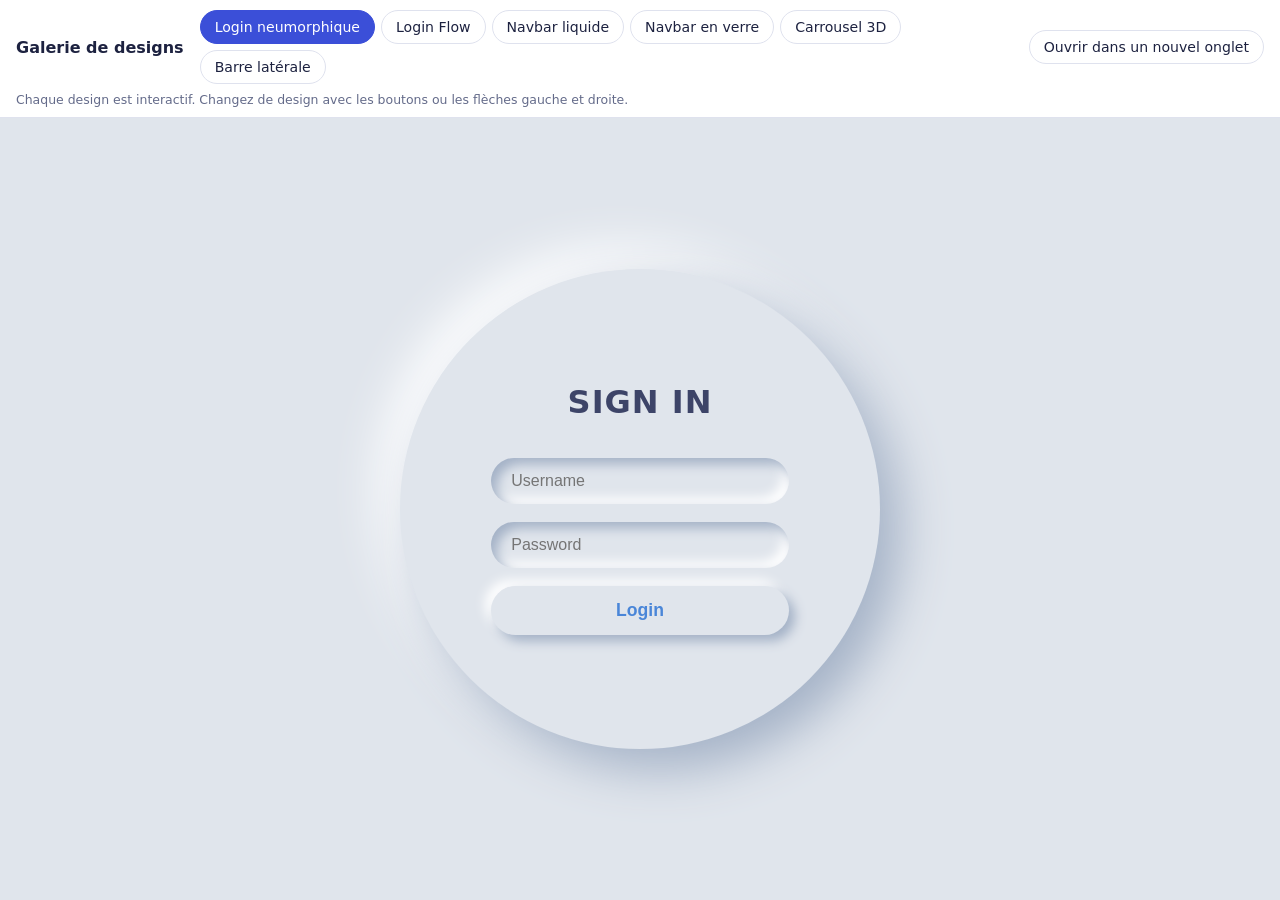
<file: index.html>
<!DOCTYPE html>
<html lang="fr">
<head>
<meta charset="utf-8">
<meta name="viewport" content="width=device-width, initial-scale=1">
<title>Galerie de designs</title>
<style>
  :root { color-scheme: light dark; --bg: #f4f5f9; --bar: #ffffff; --fg: #1d2240; --muted: #646b8a; --line: #dfe2ee; --accent: #3b4fd8; --accent-fg: #ffffff; }
  @media (prefers-color-scheme: dark) { :root { --bg: #0e1020; --bar: #171a2e; --fg: #eceefc; --muted: #98a0c4; --line: #262a45; --accent: #8da0ff; --accent-fg: #0c1030; } }
  * { box-sizing: border-box; }
  html, body { height: 100%; margin: 0; }
  body { display: flex; flex-direction: column; background: var(--bg); color: var(--fg); font-family: system-ui, -apple-system, "Segoe UI", Roboto, sans-serif; }
  header { display: flex; flex-wrap: wrap; align-items: center; gap: 8px 16px; padding: 10px 16px; background: var(--bar); border-bottom: 1px solid var(--line); }
  h1 { margin: 0; font-size: 1rem; font-weight: 600; }
  nav { display: flex; flex-wrap: wrap; gap: 6px; flex: 1; min-width: 0; }
  nav button, .open { padding: 8px 14px; border: 1px solid var(--line); border-radius: 999px; background: transparent; color: var(--fg); font: inherit; font-size: .88rem; cursor: pointer; }
  nav button:hover, .open:hover { border-color: var(--accent); }
  nav button[aria-selected="true"] { background: var(--accent); border-color: var(--accent); color: var(--accent-fg); }
  nav button:focus-visible, .open:focus-visible { outline: 2px solid var(--accent); outline-offset: 2px; }
  .hint { width: 100%; margin: 0; font-size: .78rem; color: var(--muted); }
  main { flex: 1; min-height: 0; }
  iframe { display: block; width: 100%; height: 100%; border: 0; background: #fff; }
  noscript { display: block; padding: 24px; }
</style>
</head>
<body>
<header>
  <h1>Galerie de designs</h1>
  <nav id="tabs" role="tablist" aria-label="Designs"></nav>
  <button type="button" class="open" id="open">Ouvrir dans un nouvel onglet</button>
  <p class="hint">Chaque design est interactif. Changez de design avec les boutons ou les flèches gauche et droite.</p>
</header>
<main><iframe id="frame" title="Aperçu du design" sandbox="allow-scripts allow-popups"></iframe></main>
<noscript>JavaScript est nécessaire pour afficher la galerie.</noscript>
<script id="data" type="application/json">[{"id": "neumorphic-login", "label": "Login neumorphique", "html": "\u003c!DOCTYPE html>\n\u003chtml lang=\"en\">\n\u003chead>\n\u003cmeta charset=\"UTF-8\">\n\u003cmeta name=\"viewport\" content=\"width=device-width, initial-scale=1\">\n\u003ctitle>Neumorphic Login\u003c/title>\n\u003cstyle>\n  :root {\n    --bg: #e0e5ec;\n    --shadow-dark: #a3b1c6;\n    --shadow-light: #ffffff;\n    --text: #3d4468;\n    --accent: #4a86d8;\n    --ok: #3fb68b;\n    --err: #d9534f;\n  }\n  * { box-sizing: border-box; }\n  body {\n    margin: 0;\n    min-height: 100vh;\n    display: grid;\n    place-items: center;\n    background: var(--bg);\n    font-family: \"Segoe UI\", system-ui, sans-serif;\n    color: var(--text);\n  }\n  .login-circle {\n    position: relative;\n    width: min(92vw, 480px);\n    aspect-ratio: 1;\n    border-radius: 50%;\n    background: var(--bg);\n    box-shadow: 20px 20px 50px var(--shadow-dark), -20px -20px 50px var(--shadow-light);\n    display: grid;\n    place-items: center;\n  }\n  .form-content, .success-msg {\n    width: 62%;\n    text-align: center;\n    transition: opacity .4s ease, transform .4s ease;\n  }\n  h2 { margin: 0 0 8px; font-size: clamp(1.4rem, 6vw, 2rem); letter-spacing: 1px; }\n  .hint { min-height: 1.2em; margin: 0 0 12px; font-size: .85rem; color: var(--err); }\n  .input-group { margin-bottom: 18px; }\n  input {\n    width: 100%;\n    padding: 14px 20px;\n    border: 0;\n    outline: 0;\n    border-radius: 30px;\n    background: var(--bg);\n    color: var(--text);\n    font-size: 1rem;\n    box-shadow: inset 6px 6px 12px var(--shadow-dark), inset -6px -6px 12px var(--shadow-light);\n  }\n  input:focus { box-shadow: inset 8px 8px 14px var(--shadow-dark), inset -8px -8px 14px var(--shadow-light); }\n  .btn-submit {\n    width: 100%;\n    padding: 14px;\n    border: 0;\n    border-radius: 30px;\n    background: var(--bg);\n    color: var(--accent);\n    font-size: 1.1rem;\n    font-weight: 700;\n    cursor: pointer;\n    box-shadow: 6px 6px 12px var(--shadow-dark), -6px -6px 12px var(--shadow-light);\n    transition: box-shadow .15s ease;\n  }\n  .btn-submit:active {\n    box-shadow: inset 4px 4px 8px var(--shadow-dark), inset -4px -4px 8px var(--shadow-light);\n  }\n  .success-msg {\n    position: absolute;\n    inset: 0;\n    margin: auto;\n    height: fit-content;\n    opacity: 0;\n    pointer-events: none;\n    transform: scale(.9);\n  }\n  .check-circle {\n    width: 80px; height: 80px;\n    margin: 0 auto 16px;\n    border-radius: 50%;\n    display: grid; place-items: center;\n    font-size: 2.4rem;\n    color: var(--ok);\n    box-shadow: 6px 6px 12px var(--shadow-dark), -6px -6px 12px var(--shadow-light);\n  }\n  .login-circle.success .form-content { opacity: 0; transform: scale(.9); pointer-events: none; }\n  .login-circle.success .success-msg { opacity: 1; transform: scale(1); }\n\u003c/style>\n\u003c/head>\n\u003cbody>\n  \u003cdiv class=\"login-circle\" id=\"loginContainer\">\n    \u003cdiv class=\"success-msg\" id=\"successMsg\">\n      \u003cdiv class=\"check-circle\">\u2713\u003c/div>\n      \u003ch2>Welcome Back!\u003c/h2>\n      \u003cp>Login Successful\u003c/p>\n    \u003c/div>\n    \u003cform class=\"form-content\" id=\"formContent\" onsubmit=\"event.preventDefault(); handleLogin();\">\n      \u003ch2>SIGN IN\u003c/h2>\n      \u003cp class=\"hint\" id=\"hint\">\u003c/p>\n      \u003cdiv class=\"input-group\">\n        \u003cinput type=\"text\" id=\"username\" placeholder=\"Username\" autocomplete=\"username\" required>\n      \u003c/div>\n      \u003cdiv class=\"input-group\">\n        \u003cinput type=\"password\" id=\"password\" placeholder=\"Password\" autocomplete=\"current-password\" required>\n      \u003c/div>\n      \u003cbutton class=\"btn-submit\" type=\"submit\">Login\u003c/button>\n    \u003c/form>\n  \u003c/div>\n\n\u003cscript>\n  // Demo only: front-end check, not real authentication.\n  function handleLogin() {\n    const user = document.getElementById('username').value.trim();\n    const pass = document.getElementById('password').value;\n    const hint = document.getElementById('hint');\n    if (user && pass.length >= 4) {\n      hint.textContent = '';\n      document.getElementById('loginContainer').classList.add('success');\n    } else {\n      hint.textContent = 'Enter a username and a password of 4+ characters';\n    }\n  }\n\u003c/script>\n\u003c/body>\n\u003c/html>\n"}, {"id": "flow-login", "label": "Login Flow", "html": "\u003c!DOCTYPE html>\n\u003chtml lang=\"en\">\n\u003chead>\n\u003cmeta charset=\"utf-8\">\n\u003cmeta name=\"viewport\" content=\"width=device-width, initial-scale=1\">\n\u003c/head>\n\u003cbody>\n\u003ctitle>Flow Login\u003c/title>\n\u003clink rel=\"stylesheet\" href=\"https://fonts.googleapis.com/css2?family=Manrope:wght@400;500;600;700;800&display=swap\">\n\u003cstyle>\n  /* Layout: one centred glass card under a glowing orb, on a deep navy field (single dark look by design) */\n  :root {\n    color-scheme: dark;\n    --bg: #050b14;\n    --card: rgba(18, 30, 44, .72);\n    --card-edge: rgba(56, 189, 248, .28);\n    --field: rgba(255, 255, 255, .035);\n    --field-edge: rgba(255, 255, 255, .09);\n    --fg: #e6eef7;\n    --muted: #7f93a8;\n    --teal: #2dd4bf;\n    --blue: #3b82f6;\n    --blue-deep: #1d4ed8;\n    --err: #fb7185;\n    --font: \"Manrope\", system-ui, -apple-system, \"Segoe UI\", sans-serif;\n  }\n  * { box-sizing: border-box; }\n  body {\n    margin: 0;\n    padding-inline: 16px;\n    padding-block: 40px;\n    min-height: 100vh;\n    display: grid;\n    place-items: center;\n    background:\n      radial-gradient(60% 45% at 50% 0%, rgba(56, 189, 248, .16), transparent 70%),\n      radial-gradient(50% 40% at 50% 100%, rgba(29, 78, 216, .14), transparent 70%),\n      var(--bg);\n    color: var(--fg);\n    font-family: var(--font);\n  }\n  .stage { position: relative; width: min(100%, 400px); }\n  .orb {\n    position: absolute;\n    left: 50%; top: -34px;\n    width: 72px; height: 72px;\n    translate: -50% 0;\n    border-radius: 50%;\n    background: radial-gradient(circle at 35% 30%, #7dd3fc, #2563eb 55%, #1e3a8a);\n    box-shadow: 0 0 60px 8px rgba(59, 130, 246, .55);\n    animation: float 5s ease-in-out infinite;\n  }\n  @keyframes float { 50% { translate: -50% 8px; } }\n  .card {\n    position: relative;\n    padding: 56px 28px 28px;\n    border-radius: 28px;\n    background: var(--card);\n    border: 1px solid var(--card-edge);\n    box-shadow: 0 0 50px rgba(56, 189, 248, .12), inset 0 1px 0 rgba(255, 255, 255, .06);\n    backdrop-filter: blur(14px);\n    overflow: hidden;\n  }\n  h1 {\n    margin: 0;\n    text-align: center;\n    font-size: 2.6rem;\n    font-weight: 800;\n    letter-spacing: -.02em;\n    background: linear-gradient(90deg, var(--teal), var(--blue));\n    -webkit-background-clip: text;\n    background-clip: text;\n    color: transparent;\n  }\n  .sub { margin: 6px 0 28px; text-align: center; color: var(--muted); font-size: .98rem; }\n  form, .done { transition: opacity .35s ease, transform .35s ease; }\n  .field { position: relative; margin-bottom: 14px; }\n  input[type=\"email\"], input[type=\"password\"], input[type=\"text\"] {\n    width: 100%;\n    padding: 16px 48px 16px 18px;\n    border-radius: 16px;\n    border: 1px solid var(--field-edge);\n    background: var(--field);\n    color: var(--fg);\n    font: inherit;\n    font-size: 1rem;\n    outline: none;\n    transition: border-color .2s, box-shadow .2s;\n  }\n  input::placeholder { color: var(--muted); }\n  input:focus-visible { border-color: var(--teal); box-shadow: 0 0 0 3px rgba(45, 212, 191, .18); }\n  .field.bad input { border-color: var(--err); }\n  .eye {\n    position: absolute; right: 8px; top: 50%;\n    translate: 0 -50%;\n    width: 38px; height: 38px;\n    display: grid; place-items: center;\n    border: 0; border-radius: 10px;\n    background: none; color: var(--muted); cursor: pointer;\n  }\n  .eye:hover { color: var(--fg); }\n  .eye:focus-visible, button:focus-visible, a:focus-visible { outline: 2px solid var(--teal); outline-offset: 2px; }\n  .error { min-height: 1.3em; margin: 0 0 8px; color: var(--err); font-size: .85rem; }\n  .row { display: flex; flex-wrap: wrap; gap: 8px 16px; justify-content: space-between; align-items: center; margin-bottom: 20px; font-size: .92rem; }\n  .check { display: flex; gap: 10px; align-items: center; color: var(--muted); cursor: pointer; }\n  .check input { appearance: none; margin: 0; width: 20px; height: 20px; border-radius: 6px; border: 1px solid var(--field-edge); background: var(--field); display: grid; place-items: center; cursor: pointer; }\n  .check input:checked { background: var(--blue); border-color: var(--blue); }\n  .check input:checked::after { content: \"\"; width: 5px; height: 10px; border: solid #fff; border-width: 0 2px 2px 0; rotate: 45deg; translate: 0 -1px; }\n  a { color: var(--fg); text-decoration: none; }\n  a:hover { color: var(--teal); }\n  .primary {\n    width: 100%; height: 56px;\n    display: flex; align-items: center; justify-content: center; gap: 10px;\n    border: 0; border-radius: 28px;\n    background: linear-gradient(180deg, #38bdf8, var(--blue) 45%, var(--blue-deep));\n    color: #fff; font: inherit; font-size: 1.05rem; font-weight: 700;\n    box-shadow: 0 10px 30px rgba(37, 99, 235, .45);\n    cursor: pointer;\n    transition: transform .15s, filter .15s;\n  }\n  .primary:hover { filter: brightness(1.08); }\n  .primary:active { transform: scale(.985); }\n  .primary[disabled] { cursor: progress; filter: saturate(.8); }\n  .spin { width: 18px; height: 18px; border-radius: 50%; border: 2px solid rgba(255, 255, 255, .35); border-top-color: #fff; animation: rot .7s linear infinite; }\n  @keyframes rot { to { rotate: 360deg; } }\n  .divider { display: flex; align-items: center; gap: 12px; margin: 22px 0 16px; color: #566a80; font-size: .85rem; }\n  .divider::before, .divider::after { content: \"\"; flex: 1; height: 1px; background: rgba(255, 255, 255, .08); }\n  .social { display: grid; grid-template-columns: 1fr 1fr; gap: 12px; }\n  .social button {\n    height: 52px;\n    display: flex; align-items: center; justify-content: center; gap: 10px;\n    border-radius: 14px;\n    border: 1px solid var(--field-edge);\n    background: rgba(255, 255, 255, .03);\n    color: var(--fg); font: inherit; font-weight: 600; cursor: pointer;\n    transition: background .2s, border-color .2s;\n  }\n  .social button:hover { background: rgba(255, 255, 255, .07); border-color: rgba(255, 255, 255, .18); }\n  .foot { margin: 24px 0 0; text-align: center; color: var(--muted); font-size: .95rem; }\n  .foot a { color: var(--fg); font-weight: 600; }\n  .done {\n    position: absolute; inset: 0;\n    display: grid; place-content: center; justify-items: center; gap: 6px;\n    text-align: center; padding: 24px;\n    opacity: 0; transform: scale(.94); pointer-events: none;\n  }\n  .done .tick { width: 76px; height: 76px; border-radius: 50%; display: grid; place-items: center; margin-bottom: 10px; background: rgba(45, 212, 191, .12); border: 1px solid rgba(45, 212, 191, .5); color: var(--teal); box-shadow: 0 0 40px rgba(45, 212, 191, .25); }\n  .done h2 { margin: 0; font-size: 1.6rem; }\n  .done p { margin: 0; color: var(--muted); }\n  .done button { margin-top: 18px; padding: 10px 20px; border-radius: 12px; border: 1px solid var(--field-edge); background: var(--field); color: var(--fg); font: inherit; cursor: pointer; }\n  .card.ok > :not(.done) { opacity: 0; pointer-events: none; transform: scale(.96); }\n  .card.ok .done { opacity: 1; transform: none; pointer-events: auto; }\n  .card.ok .orb { opacity: 1; }\n  .shake { animation: shake .35s; }\n  @keyframes shake { 25% { translate: -6px 0; } 75% { translate: 6px 0; } }\n  @media (prefers-reduced-motion: reduce) { *, *::before, *::after { animation: none !important; transition: none !important; } }\n\u003c/style>\n\n\u003cmain class=\"stage\">\n  \u003cdiv class=\"orb\" aria-hidden=\"true\">\u003c/div>\n  \u003csection class=\"card\" id=\"card\">\n    \u003ch1>Flow\u003c/h1>\n    \u003cp class=\"sub\">Good to see you. Dive back in.\u003c/p>\n\n    \u003cform id=\"form\" novalidate>\n      \u003cdiv class=\"field\" id=\"emailField\">\n        \u003cinput type=\"email\" id=\"email\" placeholder=\"Email\" autocomplete=\"email\" aria-label=\"Email\">\n      \u003c/div>\n      \u003cdiv class=\"field\" id=\"passField\">\n        \u003cinput type=\"password\" id=\"password\" placeholder=\"Password\" autocomplete=\"current-password\" aria-label=\"Password\">\n        \u003cbutton type=\"button\" class=\"eye\" id=\"eye\" aria-label=\"Show password\" aria-pressed=\"false\">\n          \u003csvg id=\"eyeIcon\" width=\"22\" height=\"22\" viewBox=\"0 0 24 24\" fill=\"none\" stroke=\"currentColor\" stroke-width=\"1.8\" stroke-linecap=\"round\" stroke-linejoin=\"round\">\u003cpath d=\"M2 12s3.6-7 10-7 10 7 10 7-3.6 7-10 7S2 12 2 12z\"/>\u003ccircle cx=\"12\" cy=\"12\" r=\"3\"/>\u003c/svg>\n        \u003c/button>\n      \u003c/div>\n      \u003cp class=\"error\" id=\"error\" role=\"alert\">\u003c/p>\n      \u003cdiv class=\"row\">\n        \u003clabel class=\"check\">\u003cinput type=\"checkbox\" id=\"remember\"> Remember me\u003c/label>\n        \u003ca href=\"#forgot\" id=\"forgot\">Forgot password?\u003c/a>\n      \u003c/div>\n      \u003cbutton class=\"primary\" id=\"submit\" type=\"submit\">\u003cspan id=\"label\">Sign in\u003c/span>\u003c/button>\n\n      \u003cdiv class=\"divider\">or continue with\u003c/div>\n      \u003cdiv class=\"social\">\n        \u003cbutton type=\"button\" data-p=\"Google\">\n          \u003csvg width=\"20\" height=\"20\" viewBox=\"0 0 48 48\" aria-hidden=\"true\">\u003cpath fill=\"#EA4335\" d=\"M24 9.5c3.5 0 6.6 1.2 9.1 3.6l6.8-6.8C35.8 2.4 30.3 0 24 0 14.6 0 6.5 5.4 2.6 13.2l7.9 6.1C12.4 13.6 17.7 9.5 24 9.5z\"/>\u003cpath fill=\"#4285F4\" d=\"M46.5 24.5c0-1.6-.1-3.1-.4-4.5H24v9h12.7c-.6 3-2.3 5.5-4.8 7.2l7.6 5.9c4.4-4.1 7-10.1 7-17.6z\"/>\u003cpath fill=\"#FBBC05\" d=\"M10.5 28.7A14.5 14.5 0 0 1 9.5 24c0-1.6.3-3.2.8-4.7l-7.9-6.1A24 24 0 0 0 0 24c0 3.9.9 7.5 2.6 10.8l7.9-6.1z\"/>\u003cpath fill=\"#34A853\" d=\"M24 48c6.5 0 11.9-2.1 15.9-5.8l-7.6-5.9c-2.1 1.4-4.9 2.3-8.3 2.3-6.3 0-11.6-4.1-13.5-9.8l-7.9 6.1C6.5 42.6 14.6 48 24 48z\"/>\u003c/svg>\n          Google\n        \u003c/button>\n        \u003cbutton type=\"button\" data-p=\"Apple\">\n          \u003csvg width=\"20\" height=\"20\" viewBox=\"0 0 24 24\" fill=\"currentColor\" aria-hidden=\"true\">\u003cpath d=\"M12.152 6.896c-.948 0-2.415-1.078-3.96-1.04-2.04.027-3.91 1.183-4.961 3.014-2.117 3.675-.546 9.103 1.519 12.09 1.013 1.454 2.208 3.09 3.792 3.039 1.52-.065 2.09-.987 3.935-.987 1.831 0 2.35.987 3.96.948 1.637-.026 2.676-1.48 3.676-2.948 1.156-1.688 1.636-3.325 1.662-3.415-.039-.013-3.182-1.221-3.22-4.857-.026-3.04 2.48-4.494 2.597-4.559-1.429-2.09-3.623-2.324-4.39-2.376-2-.156-3.675 1.09-4.61 1.09zM15.53 3.83c.843-1.012 1.4-2.427 1.245-3.83-1.207.052-2.662.805-3.532 1.818-.78.896-1.454 2.338-1.273 3.714 1.338.104 2.715-.688 3.559-1.701\"/>\u003c/svg>\n          Apple\n        \u003c/button>\n      \u003c/div>\n      \u003cp class=\"foot\">New here? \u003ca href=\"#signup\" id=\"create\">Create account\u003c/a>\u003c/p>\n    \u003c/form>\n\n    \u003cdiv class=\"done\" id=\"done\" aria-live=\"polite\">\n      \u003cdiv class=\"tick\">\u003csvg width=\"36\" height=\"36\" viewBox=\"0 0 24 24\" fill=\"none\" stroke=\"currentColor\" stroke-width=\"2.4\" stroke-linecap=\"round\" stroke-linejoin=\"round\">\u003cpath d=\"M5 12.5l4.5 4.5L19 7.5\"/>\u003c/svg>\u003c/div>\n      \u003ch2>Welcome back\u003c/h2>\n      \u003cp id=\"doneMsg\">You're signed in.\u003c/p>\n      \u003cbutton type=\"button\" id=\"again\">Sign out\u003c/button>\n    \u003c/div>\n  \u003c/section>\n\u003c/main>\n\n\u003cscript>\n  // Demo only: nothing is sent anywhere and no real account is checked.\n  var $ = function (id) { return document.getElementById(id); };\n  var card = $('card'), form = $('form'), err = $('error');\n\n  function fail(msg, field) {\n    err.textContent = msg;\n    document.querySelectorAll('.field').forEach(function (f) { f.classList.remove('bad'); });\n    if (field) field.classList.add('bad');\n    card.classList.remove('shake'); void card.offsetWidth; card.classList.add('shake');\n  }\n\n  $('eye').addEventListener('click', function () {\n    var show = $('password').type === 'password';\n    $('password').type = show ? 'text' : 'password';\n    this.setAttribute('aria-pressed', show);\n    this.setAttribute('aria-label', show ? 'Hide password' : 'Show password');\n    $('eyeIcon').style.opacity = show ? .55 : 1;\n  });\n\n  function signIn(who) {\n    var btn = $('submit');\n    btn.disabled = true;\n    $('label').outerHTML = '\u003cspan class=\"spin\" id=\"spin\">\u003c/span>';\n    setTimeout(function () {\n      $('doneMsg').textContent = who ? 'Signed in with ' + who + '.' : \"You're signed in as \" + $('email').value + '.';\n      card.classList.add('ok');\n      btn.disabled = false;\n      $('spin').outerHTML = '\u003cspan id=\"label\">Sign in\u003c/span>';\n    }, 1100);\n  }\n\n  form.addEventListener('submit', function (e) {\n    e.preventDefault();\n    var email = $('email').value.trim(), pass = $('password').value;\n    if (!/^[^@\\s]+@[^@\\s]+\\.[^@\\s]+$/.test(email)) return fail('Enter a valid email address.', $('emailField'));\n    if (pass.length \u003c 6) return fail('Your password needs at least 6 characters.', $('passField'));\n    fail('');\n    signIn();\n  });\n\n  document.querySelectorAll('.social button').forEach(function (b) {\n    b.addEventListener('click', function () { fail(''); signIn(b.dataset.p); });\n  });\n  $('forgot').addEventListener('click', function (e) { e.preventDefault(); fail('Password reset is not available in this demo.'); });\n  $('create').addEventListener('click', function (e) { e.preventDefault(); fail('Account creation is not available in this demo.'); });\n  $('again').addEventListener('click', function () { card.classList.remove('ok'); $('password').value = ''; });\n\u003c/script>\n\n\u003c/body>\n\u003c/html>\n"}, {"id": "liquid-navbar", "label": "Navbar liquide", "html": "\u003c!DOCTYPE html>\n\u003chtml lang=\"en\">\n\u003chead>\n\u003cmeta charset=\"utf-8\">\n\u003cmeta name=\"viewport\" content=\"width=device-width, initial-scale=1\">\n\u003c/head>\n\u003cbody>\n\u003ctitle>Liquid Navbar\u003c/title>\n\u003cstyle>\n  /* Layout: one dark pill bar centred on a black stage; a mint blob stretches like liquid toward the tapped icon */\n  :root {\n    color-scheme: dark;\n    --bg: #04060a;\n    --bar: #0d1117;\n    --bar-edge: rgba(255, 255, 255, .09);\n    --icon: #9aa4b2;\n    --icon-on: #ffffff;\n    --mint: #6ee7c4;\n    --muted: #6b7686;\n    --fg: #e8edf3;\n    --gold: #d9a441;\n    --font: system-ui, -apple-system, \"Segoe UI\", Roboto, sans-serif;\n  }\n  * { box-sizing: border-box; }\n  body {\n    margin: 0;\n    padding-inline: 16px;\n    padding-block: 32px;\n    min-height: 100vh;\n    display: grid;\n    place-content: center;\n    justify-items: center;\n    gap: 36px;\n    background: radial-gradient(70% 50% at 50% 40%, #0b1220, var(--bg));\n    color: var(--fg);\n    font-family: var(--font);\n  }\n  .title { margin: 0; text-align: center; font-size: clamp(1.8rem, 7vw, 3rem); font-weight: 600; letter-spacing: -.01em; }\n  .title span { display: block; margin-top: 6px; font-size: .9rem; font-weight: 400; letter-spacing: .14em; text-transform: uppercase; color: var(--gold); }\n\n  .nav {\n    position: relative;\n    width: min(100%, 470px);\n    height: 78px;\n    padding-inline: 10px;\n    border-radius: 39px;\n    background: var(--bar);\n    border: 1px solid var(--bar-edge);\n    box-shadow: inset 0 1px 0 rgba(255, 255, 255, .05), 0 20px 50px rgba(0, 0, 0, .6);\n  }\n  .goo { position: absolute; inset: 0; filter: url(#goo); pointer-events: none; }\n  .blob {\n    position: absolute;\n    top: 13px; left: 0;\n    height: 50px; width: 50px;\n    border-radius: 25px;\n    background: var(--mint);\n    box-shadow: 0 0 30px rgba(110, 231, 196, .5);\n  }\n  .items { position: relative; height: 100%; display: grid; grid-template-columns: repeat(5, 1fr); list-style: none; margin: 0; padding: 0; }\n  .items li { display: grid; place-items: center; }\n  .items button {\n    width: 56px; height: 56px;\n    display: grid; place-items: center;\n    border: 0; border-radius: 50%;\n    background: none; color: var(--icon); cursor: pointer;\n    transition: color .25s, transform .25s;\n  }\n  .items button:hover { color: var(--icon-on); }\n  .items button[aria-current=\"page\"] { color: #06231b; transform: translateY(-1px); }\n  .items button:focus-visible { outline: 2px solid var(--mint); outline-offset: 2px; }\n  svg.i { width: 26px; height: 26px; fill: none; stroke: currentColor; stroke-width: 1.8; stroke-linecap: round; stroke-linejoin: round; }\n\n  .page { text-align: center; min-height: 3.2em; }\n  .page strong { display: block; font-size: 1.2rem; font-weight: 600; }\n  .page span { color: var(--muted); font-size: .95rem; }\n\n  @media (prefers-reduced-motion: reduce) { .blob { transition: none !important; } }\n\u003c/style>\n\n\u003csvg width=\"0\" height=\"0\" style=\"position:absolute\" aria-hidden=\"true\">\n  \u003cdefs>\n    \u003cfilter id=\"goo\" color-interpolation-filters=\"sRGB\">\n      \u003cfeGaussianBlur in=\"SourceGraphic\" stdDeviation=\"9\" result=\"b\"/>\n      \u003cfeColorMatrix in=\"b\" mode=\"matrix\" values=\"1 0 0 0 0  0 1 0 0 0  0 0 1 0 0  0 0 0 22 -9\" result=\"g\"/>\n      \u003cfeComposite in=\"SourceGraphic\" in2=\"g\" operator=\"atop\"/>\n    \u003c/filter>\n  \u003c/defs>\n\u003c/svg>\n\n\u003ch1 class=\"title\">Liquid Navbar\u003cspan>Tap an icon\u003c/span>\u003c/h1>\n\n\u003cnav class=\"nav\" id=\"nav\" aria-label=\"Main\">\n  \u003cdiv class=\"goo\" aria-hidden=\"true\">\u003cdiv class=\"blob\" id=\"lead\">\u003c/div>\u003cdiv class=\"blob\" id=\"tail\">\u003c/div>\u003c/div>\n  \u003cul class=\"items\">\n    \u003cli>\u003cbutton type=\"button\" aria-label=\"Home\" data-t=\"Home\" data-d=\"Your feed, caught up.\">\u003csvg class=\"i\" viewBox=\"0 0 24 24\">\u003cpath d=\"M3.5 10.5 12 3l8.5 7.5V20a1 1 0 0 1-1 1H15v-6H9v6H4.5a1 1 0 0 1-1-1z\"/>\u003c/svg>\u003c/button>\u003c/li>\n    \u003cli>\u003cbutton type=\"button\" aria-label=\"Search\" data-t=\"Search\" data-d=\"Find people, posts and places.\">\u003csvg class=\"i\" viewBox=\"0 0 24 24\">\u003ccircle cx=\"11\" cy=\"11\" r=\"7\"/>\u003cpath d=\"m20 20-3.8-3.8\"/>\u003c/svg>\u003c/button>\u003c/li>\n    \u003cli>\u003cbutton type=\"button\" aria-label=\"Create\" data-t=\"Create\" data-d=\"Start something new.\">\u003csvg class=\"i\" viewBox=\"0 0 24 24\">\u003crect x=\"3.5\" y=\"3.5\" width=\"17\" height=\"17\" rx=\"3\"/>\u003cpath d=\"M12 8v8M8 12h8\"/>\u003c/svg>\u003c/button>\u003c/li>\n    \u003cli>\u003cbutton type=\"button\" aria-label=\"Messages\" data-t=\"Messages\" data-d=\"3 conversations waiting.\">\u003csvg class=\"i\" viewBox=\"0 0 24 24\">\u003cpath d=\"M20.5 11.5a8 8 0 0 1-11.7 7L3.5 20l1.5-5A8 8 0 1 1 20.5 11.5z\"/>\u003c/svg>\u003c/button>\u003c/li>\n    \u003cli>\u003cbutton type=\"button\" aria-label=\"Profile\" data-t=\"Profile\" data-d=\"Your account and settings.\">\u003csvg class=\"i\" viewBox=\"0 0 24 24\">\u003ccircle cx=\"12\" cy=\"8\" r=\"4\"/>\u003cpath d=\"M4 21a8 8 0 0 1 16 0\"/>\u003c/svg>\u003c/button>\u003c/li>\n  \u003c/ul>\n\u003c/nav>\n\n\u003cp class=\"page\" id=\"page\" aria-live=\"polite\">\u003cstrong>Home\u003c/strong>\u003cspan>Your feed, caught up.\u003c/span>\u003c/p>\n\n\u003cscript>\n  var nav = document.getElementById('nav');\n  var btns = Array.prototype.slice.call(nav.querySelectorAll('.items button'));\n  var lead = document.getElementById('lead'), tail = document.getElementById('tail');\n  var cur = 0, SIZE = 50;\n\n  function centerOf(i) {\n    var n = nav.getBoundingClientRect(), b = btns[i].getBoundingClientRect();\n    return b.left - n.left + b.width / 2;\n  }\n  function place(el, cx, width, ms, delay) {\n    el.style.transition = 'left ' + ms + 'ms cubic-bezier(.5,0,.2,1) ' + delay + 'ms, width ' + ms + 'ms cubic-bezier(.5,0,.2,1) ' + delay + 'ms';\n    el.style.left = (cx - width / 2) + 'px';\n    el.style.width = width + 'px';\n  }\n  function snap(i) {\n    [lead, tail].forEach(function (el) { el.style.transition = 'none'; });\n    place(lead, centerOf(i), SIZE, 0, 0);\n    place(tail, centerOf(i), SIZE, 0, 0);\n  }\n  function go(i) {\n    if (i === cur) return;\n    var dist = Math.abs(centerOf(i) - centerOf(cur));\n    var fast = 280 + Math.min(dist, 300) * .25;\n    place(lead, centerOf(i), SIZE + Math.min(dist * .35, 40), fast, 0);   // head runs ahead, stretched\n    place(tail, centerOf(i), SIZE, fast + 220, 70);                       // tail follows and merges\n    setTimeout(function () { place(lead, centerOf(i), SIZE, 240, 0); }, fast);\n    btns.forEach(function (b, k) { k === i ? b.setAttribute('aria-current', 'page') : b.removeAttribute('aria-current'); });\n    var t = btns[i].dataset;\n    document.getElementById('page').innerHTML = '\u003cstrong>' + t.t + '\u003c/strong>\u003cspan>' + t.d + '\u003c/span>';\n    cur = i;\n  }\n  btns.forEach(function (b, i) { b.addEventListener('click', function () { go(i); }); });\n  nav.addEventListener('keydown', function (e) {\n    if (e.key === 'ArrowRight') { go(Math.min(cur + 1, 4)); btns[cur].focus(); }\n    if (e.key === 'ArrowLeft') { go(Math.max(cur - 1, 0)); btns[cur].focus(); }\n  });\n  btns[0].setAttribute('aria-current', 'page');\n  snap(0);\n  window.addEventListener('resize', function () { snap(cur); });\n  if (document.fonts && document.fonts.ready) document.fonts.ready.then(function () { snap(cur); });\n\u003c/script>\n\n\u003c/body>\n\u003c/html>\n"}, {"id": "glass-nav", "label": "Navbar en verre", "html": "\u003c!DOCTYPE html>\n\u003chtml lang=\"en\">\n\u003chead>\n\u003cmeta charset=\"utf-8\">\n\u003cmeta name=\"viewport\" content=\"width=device-width, initial-scale=1\">\n\u003c/head>\n\u003cbody>\n\u003ctitle>Liquid Glass Nav\u003c/title>\n\u003cstyle>\n  /* Layout: a frosted pill centred over a soft colour field; a white glass lozenge slides to the active tab; the sun button swaps light and dark */\n  :root {\n    color-scheme: light;\n    --glass-bg: rgba(255, 255, 255, .38);\n    --glass-shadow: rgba(60, 50, 90, .28);\n    --glass-border: rgba(255, 255, 255, .6);\n    --lozenge: rgba(255, 255, 255, .9);\n    --lozenge-shadow: rgba(60, 50, 90, .18);\n    --fg: #1f2230;\n    --muted: #6b6f80;\n    --bg: #dfe8fb;\n    --c1: #f4a4b6;\n    --c2: #f1efe9;\n    --c3: #f3e48c;\n    --c4: #a9bccb;\n    --font: -apple-system, BlinkMacSystemFont, \"Segoe UI\", Inter, system-ui, sans-serif;\n  }\n  @media (prefers-color-scheme: dark) {\n    :root:not([data-theme=\"light\"]) {\n      color-scheme: dark;\n      --glass-bg: rgba(30, 32, 48, .45);\n      --glass-shadow: rgba(0, 0, 0, .6);\n      --glass-border: rgba(255, 255, 255, .16);\n      --lozenge: rgba(255, 255, 255, .16);\n      --lozenge-shadow: rgba(0, 0, 0, .4);\n      --fg: #f1f3fb;\n      --muted: #9aa0b8;\n      --bg: #0d1020;\n      --c1: #7a2f58;\n      --c2: #1b1f3a;\n      --c3: #5b4d1a;\n      --c4: #1f3a52;\n    }\n  }\n  :root[data-theme=\"dark\"] {\n    color-scheme: dark;\n    --glass-bg: rgba(30, 32, 48, .45);\n    --glass-shadow: rgba(0, 0, 0, .6);\n    --glass-border: rgba(255, 255, 255, .16);\n    --lozenge: rgba(255, 255, 255, .16);\n    --lozenge-shadow: rgba(0, 0, 0, .4);\n    --fg: #f1f3fb;\n    --muted: #9aa0b8;\n    --bg: #0d1020;\n    --c1: #7a2f58;\n    --c2: #1b1f3a;\n    --c3: #5b4d1a;\n    --c4: #1f3a52;\n  }\n  * { box-sizing: border-box; }\n  [hidden] { display: none !important; }\n  body {\n    margin: 0;\n    padding-inline: 16px;\n    padding-block: 32px;\n    min-height: 100vh;\n    display: grid;\n    place-items: center;\n    background: var(--bg);\n    color: var(--fg);\n    font-family: var(--font);\n    transition: background .5s ease, color .5s ease;\n  }\n  .field {\n    position: fixed; inset: 0; z-index: 0;\n    background: linear-gradient(105deg, var(--c1) 0%, var(--c2) 35%, var(--c3) 70%, var(--c4) 100%);\n    transition: background .5s ease;\n  }\n  .field::after {\n    content: \"\"; position: absolute; inset: 0;\n    background: radial-gradient(40% 35% at 70% 75%, var(--c3), transparent 70%);\n    opacity: .7;\n  }\n  main { position: relative; z-index: 1; display: grid; gap: 28px; justify-items: center; width: 100%; }\n\n  .liquid-nav {\n    position: relative;\n    display: flex;\n    align-items: center;\n    gap: 4px;\n    padding: 8px;\n    border-radius: 999px;\n    background: var(--glass-bg);\n    backdrop-filter: blur(36px) saturate(180%);\n    -webkit-backdrop-filter: blur(36px) saturate(180%);\n    box-shadow:\n      0 30px 60px -18px var(--glass-shadow),\n      0 8px 20px -8px var(--glass-shadow),\n      inset 0 0 0 1px var(--glass-border);\n    transition: background .5s ease, box-shadow .5s ease;\n    max-width: 100%;\n  }\n  .lozenge {\n    position: absolute; top: 8px; bottom: 8px; left: 0; width: 0;\n    border-radius: 999px;\n    background: var(--lozenge);\n    box-shadow: 0 6px 16px -6px var(--lozenge-shadow), inset 0 0 0 1px var(--glass-border);\n    transition: left .45s cubic-bezier(.5, 1.4, .5, 1), width .45s cubic-bezier(.5, 1.4, .5, 1), background .5s ease;\n  }\n  .tab {\n    position: relative;\n    display: flex; align-items: center; gap: 9px;\n    padding: 12px 20px;\n    border: 0; border-radius: 999px;\n    background: none; color: var(--muted);\n    font: inherit; font-size: .98rem; font-weight: 600;\n    cursor: pointer; white-space: nowrap;\n    transition: color .3s ease;\n  }\n  .tab:hover { color: var(--fg); }\n  .tab[aria-current=\"page\"] { color: var(--fg); }\n  .tab:focus-visible, .mode:focus-visible { outline: 2px solid var(--fg); outline-offset: 2px; }\n  svg.i { width: 20px; height: 20px; fill: none; stroke: currentColor; stroke-width: 1.7; stroke-linecap: round; stroke-linejoin: round; flex: none; }\n  .sep { width: 1px; height: 24px; margin-inline: 6px; background: var(--glass-border); }\n  .mode {\n    position: relative;\n    width: 44px; height: 44px;\n    display: grid; place-items: center;\n    border: 0; border-radius: 50%;\n    background: none; color: var(--muted); cursor: pointer;\n    transition: color .3s, rotate .5s ease;\n  }\n  .mode:hover { color: var(--fg); rotate: 30deg; }\n\n  .panel { text-align: center; min-height: 4em; }\n  .panel h1 { margin: 0 0 4px; font-size: 1.5rem; font-weight: 700; letter-spacing: -.01em; }\n  .panel p { margin: 0; color: var(--muted); }\n\n  @media (max-width: 480px) {\n    .tab { padding: 12px; }\n    .tab .t { display: none; }\n    .tab[aria-current=\"page\"] .t { display: inline; }\n  }\n  @media (prefers-reduced-motion: reduce) { * { transition: none !important; } }\n\u003c/style>\n\n\u003cdiv class=\"field\" aria-hidden=\"true\">\u003c/div>\n\u003cmain>\n  \u003cnav class=\"liquid-nav\" id=\"nav\" aria-label=\"Main\">\n    \u003cspan class=\"lozenge\" id=\"lozenge\" aria-hidden=\"true\">\u003c/span>\n    \u003cbutton type=\"button\" class=\"tab\" data-title=\"Home\" data-text=\"Everything new since you last looked.\">\n      \u003csvg class=\"i\" viewBox=\"0 0 24 24\">\u003cpath d=\"M3.5 10.5 12 3l8.5 7.5V20a1 1 0 0 1-1 1H15v-6H9v6H4.5a1 1 0 0 1-1-1z\"/>\u003c/svg>\u003cspan class=\"t\">Home\u003c/span>\n    \u003c/button>\n    \u003cbutton type=\"button\" class=\"tab\" data-title=\"Search\" data-text=\"Look up people, posts and places.\">\n      \u003csvg class=\"i\" viewBox=\"0 0 24 24\">\u003ccircle cx=\"11\" cy=\"11\" r=\"7\"/>\u003cpath d=\"m20 20-3.8-3.8\"/>\u003c/svg>\u003cspan class=\"t\">Search\u003c/span>\n    \u003c/button>\n    \u003cbutton type=\"button\" class=\"tab\" aria-current=\"page\" data-title=\"Messages\" data-text=\"3 conversations are waiting for a reply.\">\n      \u003csvg class=\"i\" viewBox=\"0 0 24 24\">\u003cpath d=\"M4 5.5A1.5 1.5 0 0 1 5.5 4h13A1.5 1.5 0 0 1 20 5.5v9a1.5 1.5 0 0 1-1.5 1.5H10l-4.5 4v-4h0A1.5 1.5 0 0 1 4 14.5z\"/>\u003c/svg>\u003cspan class=\"t\">Messages\u003c/span>\n    \u003c/button>\n    \u003cspan class=\"sep\" aria-hidden=\"true\">\u003c/span>\n    \u003cbutton type=\"button\" class=\"mode\" id=\"mode\" aria-label=\"Switch to dark mode\">\n      \u003csvg class=\"i\" id=\"sun\" viewBox=\"0 0 24 24\">\u003ccircle cx=\"12\" cy=\"12\" r=\"4\"/>\u003cpath d=\"M12 2.5v2.2M12 19.3v2.2M2.5 12h2.2M19.3 12h2.2M5.3 5.3l1.6 1.6M17.1 17.1l1.6 1.6M18.7 5.3l-1.6 1.6M6.9 17.1l-1.6 1.6\"/>\u003c/svg>\n      \u003csvg class=\"i\" id=\"moon\" viewBox=\"0 0 24 24\" hidden>\u003cpath d=\"M20 14.5A8.5 8.5 0 0 1 9.5 4a8.5 8.5 0 1 0 10.5 10.5z\"/>\u003c/svg>\n    \u003c/button>\n  \u003c/nav>\n\n  \u003csection class=\"panel\" id=\"panel\" aria-live=\"polite\">\n    \u003ch1>Messages\u003c/h1>\n    \u003cp>3 conversations are waiting for a reply.\u003c/p>\n  \u003c/section>\n\u003c/main>\n\n\u003cscript>\n  var root = document.documentElement;\n  var tabs = Array.prototype.slice.call(document.querySelectorAll('.tab'));\n  var lozenge = document.getElementById('lozenge');\n  var nav = document.getElementById('nav');\n\n  function moveTo(tab, animate) {\n    if (!animate) lozenge.style.transition = 'none';\n    lozenge.style.left = tab.offsetLeft + 'px';\n    lozenge.style.width = tab.offsetWidth + 'px';\n    if (!animate) { void lozenge.offsetWidth; lozenge.style.transition = ''; }\n  }\n  function select(tab) {\n    tabs.forEach(function (t) { t === tab ? t.setAttribute('aria-current', 'page') : t.removeAttribute('aria-current'); });\n    // wait a frame so the active label has its final width on small screens\n    requestAnimationFrame(function () { moveTo(tab, true); });\n    document.getElementById('panel').innerHTML = '\u003ch1>' + tab.dataset.title + '\u003c/h1>\u003cp>' + tab.dataset.text + '\u003c/p>';\n  }\n  tabs.forEach(function (t) { t.addEventListener('click', function () { select(t); }); });\n  function current() { return document.querySelector('.tab[aria-current=\"page\"]'); }\n  window.addEventListener('resize', function () { moveTo(current(), false); });\n  moveTo(current(), false);\n  if (document.fonts && document.fonts.ready) document.fonts.ready.then(function () { moveTo(current(), false); });\n\n  function isDark() {\n    var t = root.getAttribute('data-theme');\n    return t ? t === 'dark' : window.matchMedia('(prefers-color-scheme: dark)').matches;\n  }\n  function paintMode() {\n    var d = isDark();\n    document.getElementById('sun').toggleAttribute('hidden', d);\n    document.getElementById('moon').toggleAttribute('hidden', !d);\n    document.getElementById('mode').setAttribute('aria-label', d ? 'Switch to light mode' : 'Switch to dark mode');\n  }\n  document.getElementById('mode').addEventListener('click', function () {\n    root.setAttribute('data-theme', isDark() ? 'light' : 'dark');\n    paintMode();\n  });\n  paintMode();\n\u003c/script>\n\n\u003c/body>\n\u003c/html>\n"}, {"id": "carousel-3d", "label": "Carrousel 3D", "html": "\u003c!DOCTYPE html>\n\u003chtml lang=\"en\">\n\u003chead>\n\u003cmeta charset=\"utf-8\">\n\u003cmeta name=\"viewport\" content=\"width=device-width, initial-scale=1\">\n\u003c/head>\n\u003cbody>\n\u003ctitle>Memory Vault Carousel\u003c/title>\n\u003cstyle>\n  /* Layout: a ring of six cards turning around a vertical axis; the card facing you is the only one you can flip */\n  :root {\n    color-scheme: light;\n    --bg1: #f8fafc;\n    --bg2: #e0e7ff;\n    --fg: #171717;\n    --muted: #525c6b;\n    --card: #ffffff;\n    --card-edge: #e5e5e5;\n    --well: #f1f1f4;\n    --violet: #7c3aed;\n    --cyan: #0e7490;\n    --pink: #c026d3;\n    --dot: #d4d4d8;\n    --dot-hover: #a1a1aa;\n    --shadow: rgba(30, 27, 75, .22);\n    --font: system-ui, -apple-system, \"Segoe UI\", Roboto, sans-serif;\n    --mono: ui-monospace, \"SF Mono\", Menlo, Consolas, monospace;\n  }\n  @media (prefers-color-scheme: dark) {\n    :root:not([data-theme=\"light\"]) {\n      color-scheme: dark;\n      --bg1: #0a0a0f; --bg2: #111a2e; --fg: #f4f4f5; --muted: #a1a1aa;\n      --card: #16161f; --card-edge: rgba(157, 100, 255, .3); --well: rgba(0, 0, 0, .4);\n      --violet: #a78bfa; --cyan: #67e8f9; --pink: #e879f9;\n      --dot: #3f3f46; --dot-hover: #71717a; --shadow: rgba(0, 0, 0, .7);\n    }\n  }\n  :root[data-theme=\"dark\"] {\n    color-scheme: dark;\n    --bg1: #0a0a0f; --bg2: #111a2e; --fg: #f4f4f5; --muted: #a1a1aa;\n    --card: #16161f; --card-edge: rgba(157, 100, 255, .3); --well: rgba(0, 0, 0, .4);\n    --violet: #a78bfa; --cyan: #67e8f9; --pink: #e879f9;\n    --dot: #3f3f46; --dot-hover: #71717a; --shadow: rgba(0, 0, 0, .7);\n  }\n  * { box-sizing: border-box; }\n  [hidden] { display: none !important; }\n  body {\n    margin: 0;\n    padding-inline: 16px;\n    padding-block: 32px;\n    min-height: 100vh;\n    display: flex; flex-direction: column; align-items: center; justify-content: center;\n    background: linear-gradient(180deg, var(--bg1), var(--bg2));\n    color: var(--fg);\n    font-family: var(--font);\n    overflow-x: hidden;\n  }\n  h1 {\n    margin: 0 0 24px;\n    font-family: var(--mono);\n    font-size: clamp(1.4rem, 5vw, 2rem);\n    font-weight: 700;\n    letter-spacing: .2em;\n    text-transform: uppercase;\n    text-align: center;\n    background: linear-gradient(90deg, var(--violet), var(--cyan));\n    -webkit-background-clip: text; background-clip: text; color: transparent;\n  }\n  .stage {\n    position: relative;\n    width: 100%; max-width: 960px;\n    display: flex; align-items: center; justify-content: center;\n    perspective: 1200px;\n    touch-action: pan-y;\n    user-select: none; -webkit-user-select: none;\n    cursor: grab;\n  }\n  .stage.dragging { cursor: grabbing; }\n  .ring { position: relative; width: 1px; height: 1px; transform-style: preserve-3d; transition: transform .5s ease-out; }\n  .stage.dragging .ring { transition: none; }\n  .slot {\n    position: absolute; left: 50%; top: 50%;\n    transform-style: preserve-3d;\n    transition: opacity .3s, filter .3s;\n  }\n  .slot.off { opacity: .4; filter: blur(1.5px); pointer-events: none; }\n  .card {\n    position: relative; width: 100%; height: 100%;\n    border-radius: 16px;\n    transform-style: preserve-3d;\n    transition: transform .7s cubic-bezier(.175, .885, .32, 1.275);\n    outline: none;\n  }\n  .card.flip { transform: rotateY(180deg); }\n  .card:focus-visible { box-shadow: 0 0 0 2px var(--bg1), 0 0 0 4px var(--violet); }\n  .face {\n    position: absolute; inset: 0;\n    display: flex; flex-direction: column;\n    padding: 20px;\n    border-radius: 16px;\n    background: var(--card);\n    border: 1px solid var(--card-edge);\n    box-shadow: 0 20px 40px -10px var(--shadow);\n    backface-visibility: hidden; -webkit-backface-visibility: hidden;\n    overflow: hidden;\n  }\n  .back { transform: rotateY(180deg); }\n  .cat { margin: 0 0 8px; font-family: var(--mono); font-size: 11px; letter-spacing: .1em; text-transform: uppercase; color: var(--pink); }\n  .face h2 { margin: 0 0 14px; font-size: 1.1rem; line-height: 1.25; }\n  .well { position: relative; height: 112px; margin-bottom: 14px; display: grid; place-items: center; font-size: 3rem; border-radius: 8px; background: var(--well); overflow: hidden; }\n  .well::after { content: \"\"; position: absolute; inset: 0; background: linear-gradient(45deg, transparent 65%, rgba(157, 0, 255, .2) 70%, transparent 75%); background-size: 200% 200%; animation: sheen 4s linear infinite; }\n  @keyframes sheen { to { background-position: 200% 200%; } }\n  .face p { margin: 0; font-size: .85rem; line-height: 1.55; color: var(--muted); }\n  .back p { flex: 1; overflow-y: auto; margin-bottom: 14px; }\n  .meta { margin: auto 0 0; display: grid; gap: 4px; font-family: var(--mono); font-size: 11px; }\n  .meta .loc { color: var(--cyan); } .meta .time { color: var(--pink); }\n\n  .controls { margin-top: 24px; display: flex; align-items: center; gap: 24px; }\n  .arrow {\n    width: 44px; height: 44px; display: grid; place-items: center;\n    border-radius: 50%; border: 1px solid color-mix(in srgb, var(--violet) 60%, transparent);\n    background: var(--card); color: var(--fg); cursor: pointer;\n    box-shadow: 0 4px 10px -4px var(--shadow);\n    transition: transform .2s, background .2s, color .2s;\n  }\n  .arrow:hover { transform: scale(1.1); background: var(--violet); color: var(--bg1); }\n  .arrow svg { width: 20px; height: 20px; fill: none; stroke: currentColor; stroke-width: 2.4; stroke-linecap: round; stroke-linejoin: round; }\n  .dots { display: flex; align-items: center; gap: 8px; }\n  .dot { width: 10px; height: 10px; padding: 0; border: 0; border-radius: 50%; background: var(--dot); cursor: pointer; transition: transform .2s, background .2s; }\n  .dot:hover { background: var(--dot-hover); }\n  .dot[aria-current=\"true\"] { background: var(--violet); transform: scale(1.3); }\n  .arrow:focus-visible, .dot:focus-visible, .theme:focus-visible { outline: 2px solid var(--violet); outline-offset: 3px; }\n  .hint { margin: 16px 0 0; text-align: center; font-size: .78rem; color: var(--muted); }\n  .theme { position: fixed; top: 12px; right: 12px; z-index: 5; width: 40px; height: 40px; display: grid; place-items: center; border-radius: 50%; border: 1px solid var(--card-edge); background: var(--card); color: var(--fg); cursor: pointer; }\n  .theme svg { width: 18px; height: 18px; fill: none; stroke: currentColor; stroke-width: 1.8; stroke-linecap: round; stroke-linejoin: round; }\n  .sr { position: absolute; width: 1px; height: 1px; overflow: hidden; clip-path: inset(50%); white-space: nowrap; }\n  @media (prefers-reduced-motion: reduce) { * { transition: none !important; animation: none !important; } }\n\u003c/style>\n\n\u003cbutton type=\"button\" class=\"theme\" id=\"theme\" aria-label=\"Switch to dark mode\">\n  \u003csvg id=\"sun\" viewBox=\"0 0 24 24\">\u003ccircle cx=\"12\" cy=\"12\" r=\"4\"/>\u003cpath d=\"M12 2.5v2.2M12 19.3v2.2M2.5 12h2.2M19.3 12h2.2M5.3 5.3l1.6 1.6M17.1 17.1l1.6 1.6M18.7 5.3l-1.6 1.6M6.9 17.1l-1.6 1.6\"/>\u003c/svg>\n  \u003csvg id=\"moon\" viewBox=\"0 0 24 24\" hidden>\u003cpath d=\"M20 14.5A8.5 8.5 0 0 1 9.5 4a8.5 8.5 0 1 0 10.5 10.5z\"/>\u003c/svg>\n\u003c/button>\n\n\u003csection aria-roledescription=\"carousel\" aria-label=\"Memory Vault\" style=\"width:100%;display:flex;flex-direction:column;align-items:center\">\n  \u003ch1>Memory Vault\u003c/h1>\n  \u003cdiv class=\"stage\" id=\"stage\">\u003cdiv class=\"ring\" id=\"ring\">\u003c/div>\u003c/div>\n  \u003cdiv class=\"controls\">\n    \u003cbutton type=\"button\" class=\"arrow\" id=\"prev\" aria-label=\"Previous card\">\u003csvg viewBox=\"0 0 24 24\">\u003cpath d=\"M15 19l-7-7 7-7\"/>\u003c/svg>\u003c/button>\n    \u003cdiv class=\"dots\" id=\"dots\" role=\"group\" aria-label=\"Choose a card\">\u003c/div>\n    \u003cbutton type=\"button\" class=\"arrow\" id=\"next\" aria-label=\"Next card\">\u003csvg viewBox=\"0 0 24 24\">\u003cpath d=\"M9 5l7 7-7 7\"/>\u003c/svg>\u003c/button>\n  \u003c/div>\n  \u003cp class=\"hint\">Drag to spin \u00b7 Click or press Enter on the centred card to flip \u00b7 Arrow keys turn the ring\u003c/p>\n  \u003cp class=\"sr\" id=\"live\" aria-live=\"polite\">\u003c/p>\n\u003c/section>\n\n\u003cscript>\n  var items = [\n    { c: 'LANGUAGE: Python', t: 'First Line of Code', i: '\ud83d\udcbb', p: \"The terminal glowed, displaying my first 'Hello, World!'...\", f: \"I remember the thrill of typing my first 'Hello, World!' in Python. It was simple, yet it opened a portal to endless possibilities. The interpreter executed the command flawlessly, and I knew this was just the beginning.\", l: 'console: ~', h: '09:00:00' },\n    { c: 'FRAMEWORK: ReactJS', t: 'Debugging the Matrix', i: '\ud83d\udc1b', p: 'The error messages multiplied, haunting my console...', f: 'They appeared from the depths of the console, cryptic error messages glowing red. Debugging a complex ReactJS component felt like navigating a vast, interconnected matrix. Each fix unveiled new issues.', l: 'localhost:3000', h: '14:30:15' },\n    { c: 'CONCEPT: Algorithms', t: 'The Algorithm Library', i: '\ud83d\udcd6', p: 'Endless tomes of sorting, searching, and optimization...', f: 'Endless shelves containing every possible solution. I found my own data structures there, pages still being written as I coded. The Librarian told me I was never supposed to reinvent the wheel.', l: 'Stack Overflow', h: '11:05:40' },\n    { c: 'PARADIGM: Abstraction', t: 'The Abstract Void', i: '\u269b\ufe0f', p: 'Nothing concrete exists here, yet I feel the underlying logic...', f: 'Nothing concrete exists here, yet I feel the underlying logic. The Abstract Void is the space between concrete implementations, a quantum foam of design patterns. I stayed too long designing and began to dissolve into pure theory.', l: 'design-patterns.md', h: '--:--:--' },\n    { c: 'TOOL: Git', t: 'The Version Mirror', i: '\ud83c\udf3f', p: 'I saw my code, but not as it is now; multiple branches reflecting...', f: \"I saw my code, but not as it is now. The mirror of Git showed all my possible branches across different commits. Some were stable, some were experimental. All were my work. The reflection spoke: 'You need to rebase.'\", l: 'github.com/my-repo', h: '18:55:20' },\n    { c: 'PROCESS: Deployment', t: 'The Deployment Dream', i: '\ud83d\ude80', p: \"I'm trying to send it live, but which environment is real?\", f: \"I'm trying to send my application live, but which environment is real? Every server feels familiar yet subtly different. The boundaries between staging and production are thinning. Sometimes I see through the logs of other instances.\", l: 'cloud-server:port', h: 'NOW' }\n  ];\n  var N = items.length, STEP = 360 / N, SENS = .3, THRESH = 6;\n  var rotation = 0, flipped = -1, dragging = false, W = 280, H = 400, R = 360;\n  var stage = document.getElementById('stage'), ring = document.getElementById('ring');\n  var slots = [], cards = [], dots = [];\n\n  function esc(s) { return String(s).replace(/[&\u003c>\"]/g, function (c) { return { '&': '&amp;', '\u003c': '&lt;', '>': '&gt;', '\"': '&quot;' }[c]; }); }\n\n  items.forEach(function (it, k) {\n    var slot = document.createElement('div');\n    slot.className = 'slot';\n    slot.setAttribute('role', 'group');\n    slot.setAttribute('aria-roledescription', 'slide');\n    slot.setAttribute('aria-label', (k + 1) + ' of ' + N + ': ' + it.t);\n    slot.innerHTML =\n      '\u003cdiv class=\"card\" role=\"button\" aria-expanded=\"false\">' +\n        '\u003cdiv class=\"face front\">\u003cp class=\"cat\">' + esc(it.c) + '\u003c/p>\u003ch2>' + esc(it.t) + '\u003c/h2>\u003cdiv class=\"well\">\u003cspan aria-hidden=\"true\">' + it.i + '\u003c/span>\u003c/div>\u003cp>' + esc(it.p) + '\u003c/p>\u003c/div>' +\n        '\u003cdiv class=\"face back\" aria-hidden=\"true\">\u003ch2>' + esc(it.t) + '\u003c/h2>\u003cp>' + esc(it.f) + '\u003c/p>\u003cdiv class=\"meta\">\u003cspan class=\"loc\">\u003cspan class=\"sr\">Location: \u003c/span>\ud83d\udccd ' + esc(it.l) + '\u003c/span>\u003cspan class=\"time\">\u003cspan class=\"sr\">Time: \u003c/span>\ud83d\udd52 ' + esc(it.h) + '\u003c/span>\u003c/div>\u003c/div>' +\n      '\u003c/div>';\n    var card = slot.firstChild;\n    card.addEventListener('click', function () { toggle(k); });\n    card.addEventListener('keydown', function (e) { if (e.key === 'Enter' || e.key === ' ') { e.preventDefault(); toggle(k); } });\n    ring.appendChild(slot); slots.push(slot); cards.push(card);\n\n    var d = document.createElement('button');\n    d.type = 'button'; d.className = 'dot'; d.setAttribute('aria-label', 'Show ' + it.t);\n    d.addEventListener('click', function () { goTo(k); });\n    document.getElementById('dots').appendChild(d); dots.push(d);\n  });\n\n  function active() { return ((Math.round(-rotation / STEP) % N) + N) % N; }\n\n  function layout() {\n    var sw = stage.clientWidth;\n    W = Math.min(280, Math.max(sw * .62, 180));\n    H = Math.round(W * 1.43);\n    R = Math.round(W / 2 / Math.tan(Math.PI / N)) + 40;\n    stage.style.height = (H + 80) + 'px';\n    slots.forEach(function (s, k) {\n      s.style.width = W + 'px'; s.style.height = H + 'px';\n      s.style.marginLeft = (-W / 2) + 'px'; s.style.marginTop = (-H / 2) + 'px';\n      s.style.transform = 'rotateY(' + (STEP * k) + 'deg) translateZ(' + R + 'px)';\n    });\n    render();\n  }\n\n  var lastActive = -1;\n  function render() {\n    ring.style.transform = 'translateZ(-' + R + 'px) rotateY(' + rotation + 'deg)';\n    var a = active();\n    slots.forEach(function (s, k) {\n      var on = k === a;\n      s.classList.toggle('off', !on);\n      on ? s.removeAttribute('aria-hidden') : s.setAttribute('aria-hidden', 'true');\n      cards[k].tabIndex = on ? 0 : -1;\n      var fl = flipped === k;\n      cards[k].classList.toggle('flip', fl);\n      cards[k].setAttribute('aria-expanded', fl);\n      cards[k].setAttribute('aria-label', items[k].t + '. ' + (fl ? 'Press Enter to show the summary' : 'Press Enter to read the full text'));\n      s.querySelector('.front').setAttribute('aria-hidden', fl);\n      s.querySelector('.back').setAttribute('aria-hidden', !fl);\n      on ? dots[k].setAttribute('aria-current', 'true') : dots[k].removeAttribute('aria-current');\n    });\n    if (a !== lastActive) { document.getElementById('live').textContent = 'Card ' + (a + 1) + ' of ' + N + ': ' + items[a].t; lastActive = a; }\n  }\n\n  function rotateBy(dir) { flipped = -1; rotation = Math.round(rotation / STEP) * STEP + dir * STEP; render(); }\n  function goTo(k) {\n    flipped = -1;\n    var cur = Math.round(-rotation / STEP), delta = k - (((cur % N) + N) % N);\n    if (delta > N / 2) delta -= N; if (delta \u003c -N / 2) delta += N;\n    rotation = (cur + delta) * -STEP; render();\n  }\n  function toggle(k) { if (k !== active()) return; flipped = flipped === k ? -1 : k; render(); }\n\n  var drag = null;\n  stage.addEventListener('pointerdown', function (e) {\n    if (e.pointerType === 'mouse' && e.button !== 0) return;\n    drag = { x: e.clientX, r: rotation, cap: false };\n  });\n  stage.addEventListener('pointermove', function (e) {\n    if (!drag) return;\n    var dx = e.clientX - drag.x;\n    if (!drag.cap && Math.abs(dx) \u003c THRESH) return;\n    if (!drag.cap) { stage.setPointerCapture(e.pointerId); drag.cap = true; dragging = true; stage.classList.add('dragging'); flipped = -1; }\n    rotation = drag.r + dx * SENS; render();\n  });\n  function end(e) {\n    if (!drag) return;\n    if (drag.cap) { stage.releasePointerCapture(e.pointerId); stage.classList.remove('dragging'); dragging = false; rotation = Math.round(rotation / STEP) * STEP; render(); }\n    drag = null;\n  }\n  stage.addEventListener('pointerup', end);\n  stage.addEventListener('pointercancel', end);\n  stage.addEventListener('keydown', function (e) {\n    if (e.key === 'ArrowLeft') { e.preventDefault(); rotateBy(1); }\n    else if (e.key === 'ArrowRight') { e.preventDefault(); rotateBy(-1); }\n    else if (e.key === 'Escape') { flipped = -1; render(); }\n  });\n  document.getElementById('prev').addEventListener('click', function () { rotateBy(1); });\n  document.getElementById('next').addEventListener('click', function () { rotateBy(-1); });\n  window.addEventListener('resize', layout);\n  if (window.ResizeObserver) new ResizeObserver(layout).observe(stage);\n\n  var root = document.documentElement;\n  function isDark() { var t = root.getAttribute('data-theme'); return t ? t === 'dark' : matchMedia('(prefers-color-scheme: dark)').matches; }\n  function paintTheme() {\n    var d = isDark();\n    document.getElementById('sun').toggleAttribute('hidden', d); document.getElementById('moon').toggleAttribute('hidden', !d);\n    document.getElementById('theme').setAttribute('aria-label', d ? 'Switch to light mode' : 'Switch to dark mode');\n  }\n  document.getElementById('theme').addEventListener('click', function () { root.setAttribute('data-theme', isDark() ? 'light' : 'dark'); paintTheme(); });\n  paintTheme();\n  layout();\n\u003c/script>\n\n\u003c/body>\n\u003c/html>\n"}, {"id": "sidebar", "label": "Barre lat\u00e9rale", "html": "\u003c!DOCTYPE html>\n\u003chtml lang=\"en\">\n\u003chead>\n\u003cmeta charset=\"utf-8\">\n\u003cmeta name=\"viewport\" content=\"width=device-width, initial-scale=1\">\n\u003c/head>\n\u003cbody>\n\u003ctitle>Hello Diet Sidebar\u003c/title>\n\u003clink rel=\"stylesheet\" href=\"https://fonts.googleapis.com/css2?family=Poppins:wght@400;500;600&display=swap\">\n\u003cstyle>\n  /* Layout: a fixed white rail that grows from icons-only (60px) to a 240px panel; the page content keeps its own offset and the panel slides over it */\n  :root {\n    color-scheme: light;\n    --page: #e7e9f5;\n    --panel: #ffffff;\n    --panel-shadow: rgba(0, 0, 0, .1);\n    --brand: #0b2997;\n    --brand-fg: #ffffff;\n    --fg: #1d2240;\n    --muted: #6d7391;\n    --hover: #eef0fb;\n    --line: #e3e6f3;\n    --card: #ffffff;\n    --ok: #1f9d6b;\n    --font: \"Poppins\", system-ui, -apple-system, \"Segoe UI\", sans-serif;\n    --rail: 60px;\n    --open: 240px;\n  }\n  @media (prefers-color-scheme: dark) {\n    :root:not([data-theme=\"light\"]) {\n      color-scheme: dark;\n      --page: #0e1020; --panel: #171a2e; --panel-shadow: rgba(0, 0, 0, .5);\n      --brand: #7c93ff; --brand-fg: #0c1030; --fg: #eceefc; --muted: #98a0c4;\n      --hover: #20243d; --line: #262a45; --card: #171a2e; --ok: #4ade9a;\n    }\n  }\n  :root[data-theme=\"dark\"] {\n    color-scheme: dark;\n    --page: #0e1020; --panel: #171a2e; --panel-shadow: rgba(0, 0, 0, .5);\n    --brand: #7c93ff; --brand-fg: #0c1030; --fg: #eceefc; --muted: #98a0c4;\n    --hover: #20243d; --line: #262a45; --card: #171a2e; --ok: #4ade9a;\n  }\n  * { box-sizing: border-box; margin: 0; padding: 0; }\n  [hidden] { display: none !important; }\n  body { position: relative; min-height: 100vh; width: 100%; background: var(--page); color: var(--fg); font-family: var(--font); }\n\n  .sidebar {\n    position: fixed; top: 0; left: 0; z-index: 20;\n    width: var(--rail); height: 100%;\n    padding: 6px 12px;\n    background: var(--panel);\n    box-shadow: 5px 0 30px var(--panel-shadow);\n    transition: all .5s ease;\n    overflow: hidden;\n  }\n  .sidebar.active { width: var(--open); }\n  .top { position: relative; display: flex; align-items: center; height: 50px; }\n  .logo {\n    display: flex; align-items: center; height: 50px; width: 100%;\n    margin-left: 5px; color: var(--brand); font-size: 28px;\n    pointer-events: none; opacity: 0; transition: opacity 1.5s ease;\n  }\n  .sidebar.active .logo { opacity: 1; }\n  .logo svg { width: 28px; height: 28px; fill: currentColor; flex: none; }\n  .logo-name { font-size: 22px; font-weight: 600; margin: 0 10px; white-space: nowrap; }\n  .toggle {\n    position: absolute; top: 50%; left: 50%; translate: -50% -50%;\n    width: 40px; height: 40px; display: grid; place-items: center;\n    border: 0; border-radius: 10px; background: none; color: var(--fg); cursor: pointer;\n    transition: left .5s ease, background .2s;\n  }\n  .toggle:hover { background: var(--hover); }\n  .sidebar.active .toggle { left: 90%; }\n  svg.i { width: 22px; height: 22px; fill: none; stroke: currentColor; stroke-width: 1.7; stroke-linecap: round; stroke-linejoin: round; flex: none; }\n\n  .search { position: relative; height: 50px; margin: 10px 0 14px; }\n  .search input {\n    position: absolute; inset: 0; width: 100%; height: 100%;\n    padding-left: 50px; border: 0; outline: 0; border-radius: 14px;\n    background: var(--brand); color: var(--brand-fg);\n    font: 500 15px var(--font);\n    box-shadow: 0 8px 20px -8px color-mix(in srgb, var(--brand) 70%, transparent);\n    transition: all .5s ease;\n  }\n  .search input::placeholder { color: color-mix(in srgb, var(--brand-fg) 65%, transparent); }\n  .search button {\n    position: absolute; z-index: 1; top: 0; left: 0; width: 100%; height: 50px;\n    display: flex; align-items: center; justify-content: flex-start; padding-left: 7px; transition: padding .5s ease;\n    border: 0; border-radius: 14px; background: none; color: var(--brand-fg); cursor: pointer;\n  }\n  .search input:focus-visible, .search button:focus-visible { outline: 2px solid var(--fg); outline-offset: 2px; }\n  .sidebar.active .search button { padding-left: 13px; }\n  .sidebar:not(.active) .search input { padding-left: 0; }\n  .sidebar:not(.active) .search input::placeholder { color: transparent; }\n  .sidebar:not(.active) .search button { pointer-events: auto; }\n  .sidebar.active .search button { width: 50px; pointer-events: none; }\n\n  .menu { list-style: none; display: grid; gap: 4px; }\n  .menu a {\n    position: relative; display: flex; align-items: center; height: 50px;\n    padding-left: 7px; gap: 16px; border-radius: 12px;\n    color: var(--muted); text-decoration: none; font-size: 15px; font-weight: 500; white-space: nowrap;\n    transition: background .2s, color .2s, padding .5s ease;\n  }\n  .sidebar.active .menu a { padding-left: 13px; }\n  .menu a:hover { background: var(--hover); color: var(--fg); }\n  .menu a[aria-current=\"page\"] { background: var(--hover); color: var(--brand); }\n  .menu a:focus-visible { outline: 2px solid var(--brand); outline-offset: -2px; }\n  .menu .label { opacity: 0; pointer-events: none; transition: opacity .3s ease; }\n  .sidebar.active .menu .label { opacity: 1; pointer-events: auto; transition-delay: .15s; }\n  .sidebar:not(.active) .menu a:hover::after, .sidebar:not(.active) .menu a:focus-visible::after {\n    content: attr(data-tip); position: fixed; left: calc(var(--rail) + 8px);\n    padding: 6px 10px; border-radius: 8px; background: var(--brand); color: var(--brand-fg); font-size: 13px; z-index: 30;\n  }\n  .empty { padding: 12px 14px; font-size: 13px; color: var(--muted); }\n\n  .backdrop { position: fixed; inset: 0; z-index: 10; background: rgba(8, 10, 30, .35); opacity: 0; pointer-events: none; transition: opacity .4s; }\n  .backdrop.on { opacity: 1; pointer-events: auto; }\n\n  main { padding-block: 32px; padding-inline: calc(var(--rail) + 20px) 16px; max-width: 1100px; }\n  .head { display: flex; flex-wrap: wrap; align-items: baseline; justify-content: space-between; gap: 8px 16px; margin-bottom: 20px; }\n  h1 { font-size: clamp(1.3rem, 4vw, 1.8rem); font-weight: 600; }\n  .note { font-size: 13px; color: var(--muted); }\n  .grid { display: grid; grid-template-columns: repeat(auto-fit, minmax(190px, 1fr)); gap: 16px; }\n  .card { min-width: 0; padding: 18px; border-radius: 16px; background: var(--card); box-shadow: 0 10px 30px -18px var(--panel-shadow); }\n  .card h2 { font-size: 13px; font-weight: 500; color: var(--muted); margin-bottom: 8px; }\n  .card .v { font-size: 1.7rem; font-weight: 600; font-variant-numeric: tabular-nums; }\n  .card .v small { font-size: .9rem; color: var(--muted); font-weight: 500; }\n  .card p { margin-top: 6px; font-size: 13px; color: var(--ok); }\n  .bar { height: 8px; border-radius: 4px; background: var(--hover); margin-top: 12px; overflow: hidden; }\n  .bar span { display: block; height: 100%; border-radius: 4px; background: var(--brand); }\n  .theme { position: fixed; top: 12px; right: 12px; z-index: 5; width: 40px; height: 40px; display: grid; place-items: center; border-radius: 50%; border: 1px solid var(--line); background: var(--card); color: var(--fg); cursor: pointer; }\n  .theme:focus-visible { outline: 2px solid var(--brand); outline-offset: 2px; }\n  .sr { position: absolute; width: 1px; height: 1px; overflow: hidden; clip-path: inset(50%); white-space: nowrap; }\n\n  @media (max-width: 520px) { :root { --open: min(240px, 80vw); } }\n  @media (prefers-reduced-motion: reduce) { * { transition: none !important; } }\n\u003c/style>\n\n\u003cbutton type=\"button\" class=\"theme\" id=\"theme\" aria-label=\"Switch to dark mode\">\n  \u003csvg class=\"i\" id=\"sun\" viewBox=\"0 0 24 24\">\u003ccircle cx=\"12\" cy=\"12\" r=\"4\"/>\u003cpath d=\"M12 2.5v2.2M12 19.3v2.2M2.5 12h2.2M19.3 12h2.2M5.3 5.3l1.6 1.6M17.1 17.1l1.6 1.6M18.7 5.3l-1.6 1.6M6.9 17.1l-1.6 1.6\"/>\u003c/svg>\n  \u003csvg class=\"i\" id=\"moon\" viewBox=\"0 0 24 24\" hidden>\u003cpath d=\"M20 14.5A8.5 8.5 0 0 1 9.5 4a8.5 8.5 0 1 0 10.5 10.5z\"/>\u003c/svg>\n\u003c/button>\n\n\u003cdiv class=\"backdrop\" id=\"backdrop\">\u003c/div>\n\n\u003caside class=\"sidebar\" id=\"sidebar\" aria-label=\"Sidebar\">\n  \u003cdiv class=\"top\">\n    \u003cdiv class=\"logo\" aria-hidden=\"true\">\n      \u003csvg viewBox=\"0 0 24 24\">\u003cpath d=\"M12 21s-7.5-4.6-9.6-9.2C.9 8.4 2.8 4.5 6.5 4.5c2 0 3.7 1.1 5.5 3.2 1.8-2.1 3.5-3.2 5.5-3.2 3.7 0 5.6 3.9 4.1 7.3C19.5 16.400 12 21 12 21z\"/>\u003c/svg>\n      \u003cspan class=\"logo-name\">Hello Diet\u003c/span>\n    \u003c/div>\n    \u003cbutton type=\"button\" class=\"toggle\" id=\"toggle\" aria-label=\"Open sidebar\" aria-expanded=\"false\" aria-controls=\"sidebar\">\n      \u003csvg class=\"i\" viewBox=\"0 0 24 24\">\u003cpath d=\"M4 6h16M4 12h10M4 18h16\"/>\u003c/svg>\n    \u003c/button>\n  \u003c/div>\n\n  \u003cdiv class=\"search\" role=\"search\">\n    \u003cbutton type=\"button\" id=\"searchBtn\" aria-label=\"Search the menu\">\u003csvg class=\"i\" viewBox=\"0 0 24 24\">\u003ccircle cx=\"11\" cy=\"11\" r=\"7\"/>\u003cpath d=\"m20 20-3.8-3.8\"/>\u003c/svg>\u003c/button>\n    \u003cinput type=\"search\" id=\"q\" placeholder=\"Search...\" aria-label=\"Search the menu\" autocomplete=\"off\" tabindex=\"-1\">\n  \u003c/div>\n\n  \u003cnav aria-label=\"Main\">\n    \u003cul class=\"menu\" id=\"menu\">\n      \u003cli>\u003ca href=\"#dashboard\" data-tip=\"Dashboard\" aria-current=\"page\">\u003csvg class=\"i\" viewBox=\"0 0 24 24\">\u003crect x=\"3.5\" y=\"3.5\" width=\"17\" height=\"17\" rx=\"2.5\"/>\u003cpath d=\"M8 17v-5M12 17V8M16 17v-3\"/>\u003c/svg>\u003cspan class=\"label\">Dashboard\u003c/span>\u003c/a>\u003c/li>\n      \u003cli>\u003ca href=\"#statistic\" data-tip=\"Workout Statistic\">\u003csvg class=\"i\" viewBox=\"0 0 24 24\">\u003cpath d=\"M3 3v18h18\"/>\u003cpath d=\"m7 15 4-4 3 3 5-6\"/>\u003c/svg>\u003cspan class=\"label\">Workout Statistic\u003c/span>\u003c/a>\u003c/li>\n      \u003cli>\u003ca href=\"#plan\" data-tip=\"Workout Plan\">\u003csvg class=\"i\" viewBox=\"0 0 24 24\">\u003crect x=\"4\" y=\"5\" width=\"16\" height=\"16\" rx=\"2.5\"/>\u003cpath d=\"M4 10h16M9 3v4M15 3v4\"/>\u003c/svg>\u003cspan class=\"label\">Workout Plan\u003c/span>\u003c/a>\u003c/li>\n      \u003cli>\u003ca href=\"#map\" data-tip=\"Distance Map\">\u003csvg class=\"i\" viewBox=\"0 0 24 24\">\u003cpath d=\"M13 2 4 14h7l-1 8 9-12h-7z\"/>\u003c/svg>\u003cspan class=\"label\">Distance Map\u003c/span>\u003c/a>\u003c/li>\n      \u003cli>\u003ca href=\"#food\" data-tip=\"Diet Food Menu\">\u003csvg class=\"i\" viewBox=\"0 0 24 24\">\u003ccircle cx=\"12\" cy=\"12\" r=\"9\"/>\u003cpath d=\"M12 17s-4-2.4-5-4.8c-.8-1.800.2-3.700 2.100-3.700 1 0 1.900.6 2.900 1.700 1-1.100 1.900-1.700 2.900-1.700 1.900 0 2.900 1.900 2.100 3.700-1 2.400-5 4.800-5 4.800z\"/>\u003c/svg>\u003cspan class=\"label\">Diet Food Menu\u003c/span>\u003c/a>\u003c/li>\n      \u003cli>\u003ca href=\"#record\" data-tip=\"Personal Record\">\u003csvg class=\"i\" viewBox=\"0 0 24 24\">\u003ccircle cx=\"12\" cy=\"12\" r=\"9\"/>\u003cpath d=\"M12 3v9h9\"/>\u003c/svg>\u003cspan class=\"label\">Personal Record\u003c/span>\u003c/a>\u003c/li>\n    \u003c/ul>\n    \u003cp class=\"empty\" id=\"empty\" hidden>No match.\u003c/p>\n  \u003c/nav>\n\u003c/aside>\n\n\u003cmain>\n  \u003cdiv class=\"head\">\n    \u003ch1 id=\"title\">Dashboard\u003c/h1>\n    \u003cp class=\"note\">Example figures, not real data.\u003c/p>\n  \u003c/div>\n  \u003cdiv class=\"grid\" id=\"grid\">\u003c/div>\n\u003c/main>\n\n\u003cscript>\n  var sidebar = document.getElementById('sidebar'), toggle = document.getElementById('toggle');\n  var backdrop = document.getElementById('backdrop'), q = document.getElementById('q');\n  var links = Array.prototype.slice.call(document.querySelectorAll('#menu a'));\n\n  function setOpen(open, focusSearch) {\n    sidebar.classList.toggle('active', open);\n    backdrop.classList.toggle('on', open);\n    toggle.setAttribute('aria-expanded', open);\n    toggle.setAttribute('aria-label', open ? 'Close sidebar' : 'Open sidebar');\n    q.tabIndex = open ? 0 : -1;\n    if (open && focusSearch) setTimeout(function () { q.focus(); }, 250);\n    if (!open) { q.value = ''; filter(); }\n  }\n  toggle.addEventListener('click', function () { setOpen(!sidebar.classList.contains('active')); });\n  document.getElementById('searchBtn').addEventListener('click', function () { setOpen(true, true); });\n  backdrop.addEventListener('click', function () { setOpen(false); toggle.focus(); });\n  document.addEventListener('keydown', function (e) { if (e.key === 'Escape' && sidebar.classList.contains('active')) { setOpen(false); toggle.focus(); } });\n\n  function filter() {\n    var t = q.value.trim().toLowerCase(), shown = 0;\n    links.forEach(function (a) {\n      var ok = !t || a.dataset.tip.toLowerCase().indexOf(t) > -1;\n      a.parentNode.hidden = !ok; if (ok) shown++;\n    });\n    document.getElementById('empty').hidden = shown > 0;\n  }\n  q.addEventListener('input', filter);\n\n  var pages = {\n    dashboard: ['Dashboard', [['Calories today', '1,840', 'kcal', '82% of your goal', 82], ['Steps', '8,420', '', '+12% vs yesterday', 70], ['Water', '1.9', 'L', 'Goal 2.5 L', 76], ['Weight', '72.4', 'kg', '-0.6 kg this month', 45]]],\n    statistic: ['Workout Statistic', [['Workouts this week', '4', '/ 5', 'On track', 80], ['Active minutes', '212', 'min', '+18 min vs last week', 64], ['Calories burned', '1,260', 'kcal', 'Best week this month', 72]]],\n    plan: ['Workout Plan', [['Today', 'Run 5 km', '', 'Easy pace, 30 min', 40], ['Tomorrow', 'Strength', '', 'Upper body, 45 min', 0], ['Rest day', 'Sunday', '', 'Stretch and walk', 0]]],\n    map: ['Distance Map', [['This week', '23.4', 'km', 'Longest run 8.2 km', 78], ['This month', '86.0', 'km', 'Goal 100 km', 86], ['Average pace', '5:42', '/km', '-8 s vs last month', 60]]],\n    food: ['Diet Food Menu', [['Breakfast', '420', 'kcal', 'Oats, banana, yoghurt', 100], ['Lunch', '640', 'kcal', 'Chicken, rice, salad', 100], ['Dinner', '0', 'kcal', 'Planned: fish and vegetables', 0]]],\n    record: ['Personal Record', [['5 km', '24:51', '', 'Set 12 days ago', 100], ['Longest run', '14.2', 'km', 'Set last month', 100], ['Deadlift', '110', 'kg', 'Set 3 weeks ago', 100]]]\n  };\n  function show(key) {\n    var p = pages[key] || pages.dashboard;\n    document.getElementById('title').textContent = p[0];\n    document.getElementById('grid').innerHTML = p[1].map(function (c) {\n      return '\u003csection class=\"card\">\u003ch2>' + c[0] + '\u003c/h2>\u003cdiv class=\"v\">' + c[1] + ' \u003csmall>' + c[2] + '\u003c/small>\u003c/div>\u003cp>' + c[3] + '\u003c/p>\u003cdiv class=\"bar\" aria-hidden=\"true\">\u003cspan style=\"width:' + c[4] + '%\">\u003c/span>\u003c/div>\u003c/section>';\n    }).join('');\n    links.forEach(function (a) { a.getAttribute('href') === '#' + key ? a.setAttribute('aria-current', 'page') : a.removeAttribute('aria-current'); });\n  }\n  links.forEach(function (a) {\n    a.addEventListener('click', function (e) { e.preventDefault(); show(a.getAttribute('href').slice(1)); if (matchMedia('(max-width: 640px)').matches) setOpen(false); });\n  });\n\n  var root = document.documentElement;\n  function isDark() { var t = root.getAttribute('data-theme'); return t ? t === 'dark' : matchMedia('(prefers-color-scheme: dark)').matches; }\n  function paintTheme() {\n    var d = isDark();\n    document.getElementById('sun').toggleAttribute('hidden', d); document.getElementById('moon').toggleAttribute('hidden', !d);\n    document.getElementById('theme').setAttribute('aria-label', d ? 'Switch to light mode' : 'Switch to dark mode');\n  }\n  document.getElementById('theme').addEventListener('click', function () { root.setAttribute('data-theme', isDark() ? 'light' : 'dark'); paintTheme(); });\n  paintTheme();\n  show('dashboard');\n\u003c/script>\n\n\u003c/body>\n\u003c/html>\n"}]</script>
<script>
  var designs = JSON.parse(document.getElementById('data').textContent);
  var tabs = document.getElementById('tabs'), frame = document.getElementById('frame'), current = 0, buttons = [];
  designs.forEach(function (d, i) {
    var b = document.createElement('button');
    b.type = 'button'; b.setAttribute('role', 'tab'); b.textContent = d.label;
    b.addEventListener('click', function () { select(i); });
    tabs.appendChild(b); buttons.push(b);
  });
  function select(i) {
    current = i;
    buttons.forEach(function (b, k) { b.setAttribute('aria-selected', k === i); b.tabIndex = k === i ? 0 : -1; });
    frame.srcdoc = designs[i].html;
    frame.title = 'Aperçu : ' + designs[i].label;
    try { history.replaceState(null, '', '#' + designs[i].id); } catch (e) {}
  }
  tabs.addEventListener('keydown', function (e) {
    var n = e.key === 'ArrowRight' ? 1 : e.key === 'ArrowLeft' ? -1 : 0;
    if (!n) return;
    e.preventDefault();
    select((current + n + designs.length) % designs.length);
    buttons[current].focus();
  });
  document.getElementById('open').addEventListener('click', function () {
    var url = URL.createObjectURL(new Blob([designs[current].html], { type: 'text/html' }));
    window.open(url, '_blank');
  });
  var start = designs.findIndex(function (d) { return '#' + d.id === location.hash; });
  select(start > -1 ? start : 0);
</script>
</body>
</html>
</file>
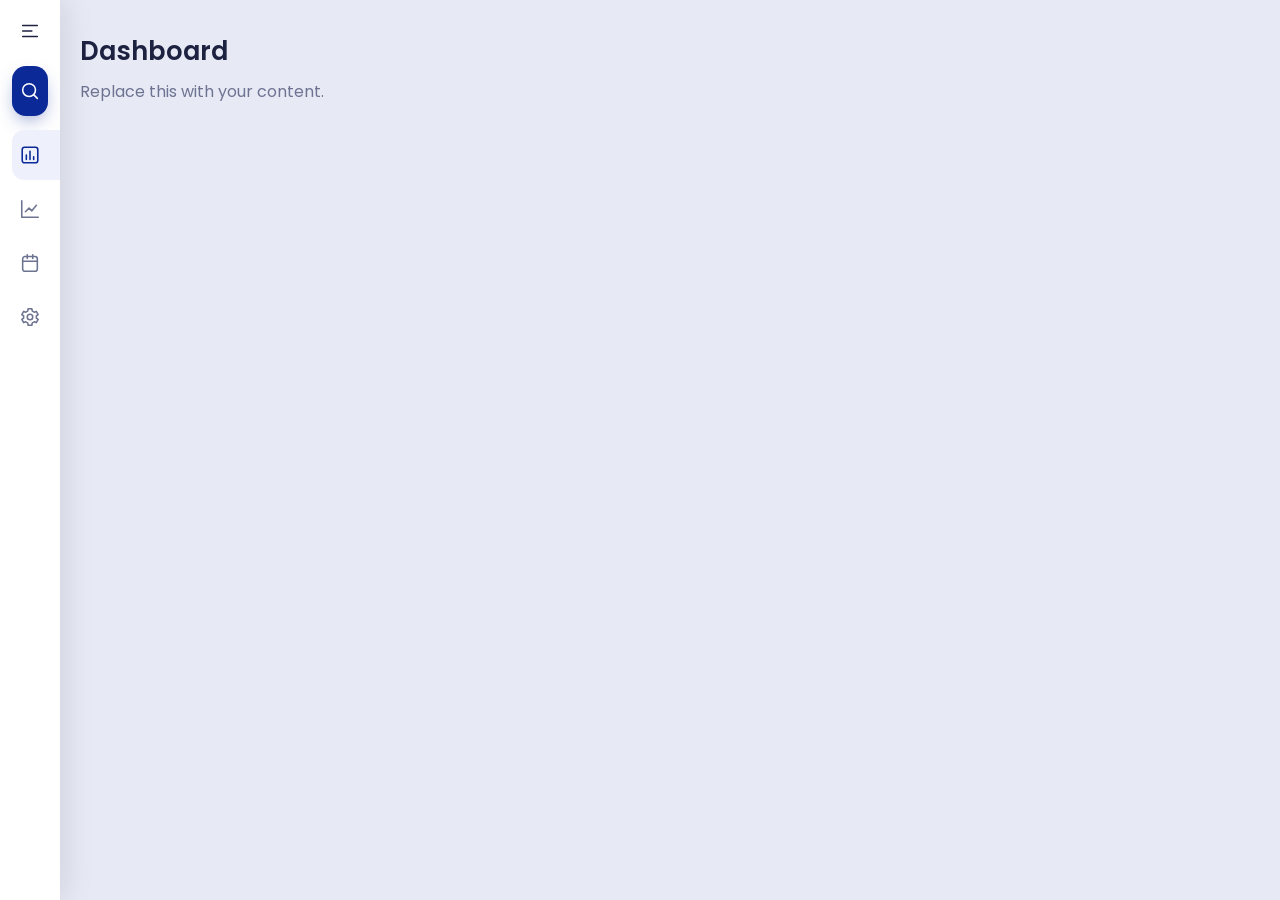
<file: packages/responsive-sidebar/index.html>
<!DOCTYPE html>
<html lang="en">
<head>
<meta charset="utf-8">
<meta name="viewport" content="width=device-width, initial-scale=1">
<title>Responsive sidebar demo</title>
<link rel="preconnect" href="https://fonts.googleapis.com">
<link rel="stylesheet" href="https://fonts.googleapis.com/css2?family=Poppins:wght@400;500;600&display=swap">
<link rel="stylesheet" href="sidebar.css">
<style>
  body { margin: 0; min-height: 100vh; background: var(--page); color: var(--fg); font-family: var(--font); }
  main { padding-block: 32px; padding-right: 16px; }
  h1 { font-size: 1.6rem; font-weight: 600; margin: 0 0 8px; }
  p { color: var(--muted); margin: 0; }
</style>
</head>
<body>

<aside class="sidebar" id="sidebar" aria-label="Sidebar">
  <div class="top">
    <div class="logo" aria-hidden="true">
      <svg viewBox="0 0 24 24"><path d="M12 21s-7.5-4.6-9.6-9.2C.9 8.4 2.8 4.5 6.5 4.5c2 0 3.7 1.1 5.5 3.2 1.8-2.1 3.5-3.2 5.5-3.2 3.7 0 5.6 3.9 4.1 7.3C19.5 16.4 12 21 12 21z"/></svg>
      <span class="logo-name">My App</span>
    </div>
    <button type="button" class="toggle" aria-label="Open sidebar" aria-expanded="false" aria-controls="sidebar">
      <svg class="i" viewBox="0 0 24 24"><path d="M4 6h16M4 12h10M4 18h16"/></svg>
    </button>
  </div>

  <div class="search" role="search">
    <button type="button" aria-label="Search the menu"><svg class="i" viewBox="0 0 24 24"><circle cx="11" cy="11" r="7"/><path d="m20 20-3.8-3.8"/></svg></button>
    <input type="search" placeholder="Search..." aria-label="Search the menu" autocomplete="off">
  </div>

  <nav aria-label="Main">
    <ul class="menu">
      <!-- One <li> per page. Keep data-tip: it is the tooltip when closed and the search text. -->
      <li><a href="#dashboard" data-tip="Dashboard" aria-current="page"><svg class="i" viewBox="0 0 24 24"><rect x="3.5" y="3.5" width="17" height="17" rx="2.5"/><path d="M8 17v-5M12 17V8M16 17v-3"/></svg><span class="label">Dashboard</span></a></li>
      <li><a href="#reports" data-tip="Reports"><svg class="i" viewBox="0 0 24 24"><path d="M3 3v18h18"/><path d="m7 15 4-4 3 3 5-6"/></svg><span class="label">Reports</span></a></li>
      <li><a href="#calendar" data-tip="Calendar"><svg class="i" viewBox="0 0 24 24"><rect x="4" y="5" width="16" height="16" rx="2.5"/><path d="M4 10h16M9 3v4M15 3v4"/></svg><span class="label">Calendar</span></a></li>
      <li><a href="#settings" data-tip="Settings"><svg class="i" viewBox="0 0 24 24"><circle cx="12" cy="12" r="3"/><path d="M19 12a7 7 0 0 0-.1-1.2l2-1.5-2-3.4-2.3.9a7 7 0 0 0-2.1-1.2L14 3h-4l-.5 2.6a7 7 0 0 0-2.1 1.2l-2.3-.9-2 3.400 2 1.500A7 7 0 0 0 5 12c0 .4 0 .8.1 1.200l-2 1.500 2 3.400 2.300-.9a7 7 0 0 0 2.100 1.200L10 21h4l.5-2.600a7 7 0 0 0 2.100-1.200l2.300.9 2-3.400-2-1.500c.1-.4.1-.8.1-1.200z"/></svg><span class="label">Settings</span></a></li>
    </ul>
    <p class="empty" hidden>No match.</p>
  </nav>
</aside>

<!-- Your page. .has-sidebar keeps it clear of the closed rail. -->
<main class="has-sidebar">
  <h1 id="title">Dashboard</h1>
  <p>Replace this with your content.</p>
</main>

<script src="sidebar.js"></script>
<script>
  initSidebar(document.getElementById('sidebar'), {
    onNavigate: function (href, e) {
      e.preventDefault();                       // remove this line to let the links navigate normally
      document.getElementById('title').textContent = e.currentTarget.dataset.tip;
    },
  });
</script>
</body>
</html>
</file>
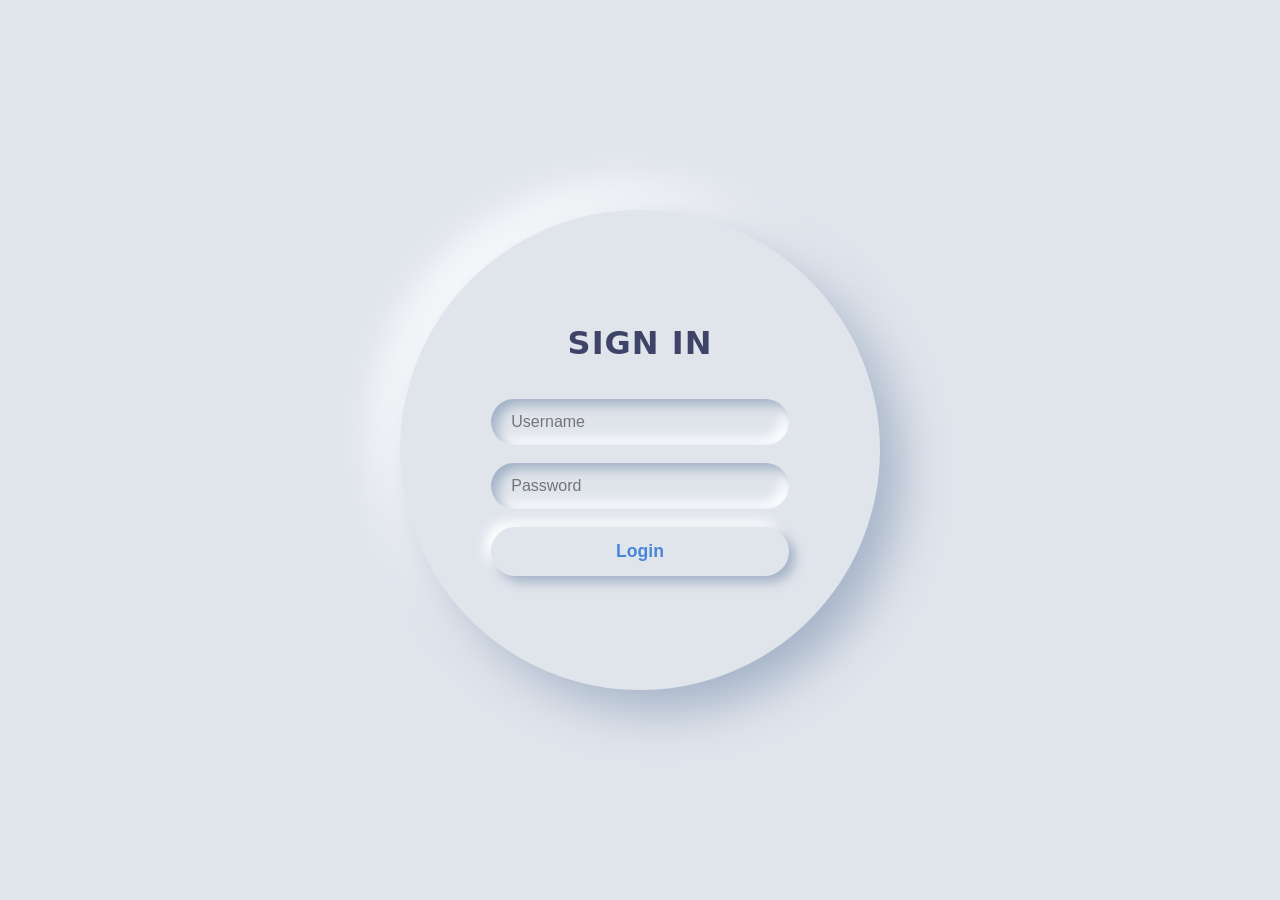
<file: login.html>
<!DOCTYPE html>
<html lang="en">
<head>
<meta charset="UTF-8">
<meta name="viewport" content="width=device-width, initial-scale=1">
<title>Neumorphic Login</title>
<style>
  :root {
    --bg: #e0e5ec;
    --shadow-dark: #a3b1c6;
    --shadow-light: #ffffff;
    --text: #3d4468;
    --accent: #4a86d8;
    --ok: #3fb68b;
    --err: #d9534f;
  }
  * { box-sizing: border-box; }
  body {
    margin: 0;
    min-height: 100vh;
    display: grid;
    place-items: center;
    background: var(--bg);
    font-family: "Segoe UI", system-ui, sans-serif;
    color: var(--text);
  }
  .login-circle {
    position: relative;
    width: min(92vw, 480px);
    aspect-ratio: 1;
    border-radius: 50%;
    background: var(--bg);
    box-shadow: 20px 20px 50px var(--shadow-dark), -20px -20px 50px var(--shadow-light);
    display: grid;
    place-items: center;
  }
  .form-content, .success-msg {
    width: 62%;
    text-align: center;
    transition: opacity .4s ease, transform .4s ease;
  }
  h2 { margin: 0 0 8px; font-size: clamp(1.4rem, 6vw, 2rem); letter-spacing: 1px; }
  .hint { min-height: 1.2em; margin: 0 0 12px; font-size: .85rem; color: var(--err); }
  .input-group { margin-bottom: 18px; }
  input {
    width: 100%;
    padding: 14px 20px;
    border: 0;
    outline: 0;
    border-radius: 30px;
    background: var(--bg);
    color: var(--text);
    font-size: 1rem;
    box-shadow: inset 6px 6px 12px var(--shadow-dark), inset -6px -6px 12px var(--shadow-light);
  }
  input:focus { box-shadow: inset 8px 8px 14px var(--shadow-dark), inset -8px -8px 14px var(--shadow-light); }
  .btn-submit {
    width: 100%;
    padding: 14px;
    border: 0;
    border-radius: 30px;
    background: var(--bg);
    color: var(--accent);
    font-size: 1.1rem;
    font-weight: 700;
    cursor: pointer;
    box-shadow: 6px 6px 12px var(--shadow-dark), -6px -6px 12px var(--shadow-light);
    transition: box-shadow .15s ease;
  }
  .btn-submit:active {
    box-shadow: inset 4px 4px 8px var(--shadow-dark), inset -4px -4px 8px var(--shadow-light);
  }
  .success-msg {
    position: absolute;
    inset: 0;
    margin: auto;
    height: fit-content;
    opacity: 0;
    pointer-events: none;
    transform: scale(.9);
  }
  .check-circle {
    width: 80px; height: 80px;
    margin: 0 auto 16px;
    border-radius: 50%;
    display: grid; place-items: center;
    font-size: 2.4rem;
    color: var(--ok);
    box-shadow: 6px 6px 12px var(--shadow-dark), -6px -6px 12px var(--shadow-light);
  }
  .login-circle.success .form-content { opacity: 0; transform: scale(.9); pointer-events: none; }
  .login-circle.success .success-msg { opacity: 1; transform: scale(1); }
</style>
</head>
<body>
  <div class="login-circle" id="loginContainer">
    <div class="success-msg" id="successMsg">
      <div class="check-circle">✓</div>
      <h2>Welcome Back!</h2>
      <p>Login Successful</p>
    </div>
    <form class="form-content" id="formContent" onsubmit="event.preventDefault(); handleLogin();">
      <h2>SIGN IN</h2>
      <p class="hint" id="hint"></p>
      <div class="input-group">
        <input type="text" id="username" placeholder="Username" autocomplete="username" required>
      </div>
      <div class="input-group">
        <input type="password" id="password" placeholder="Password" autocomplete="current-password" required>
      </div>
      <button class="btn-submit" type="submit">Login</button>
    </form>
  </div>

<script>
  // Demo only: front-end check, not real authentication.
  function handleLogin() {
    const user = document.getElementById('username').value.trim();
    const pass = document.getElementById('password').value;
    const hint = document.getElementById('hint');
    if (user && pass.length >= 4) {
      hint.textContent = '';
      document.getElementById('loginContainer').classList.add('success');
    } else {
      hint.textContent = 'Enter a username and a password of 4+ characters';
    }
  }
</script>
</body>
</html>
</file>
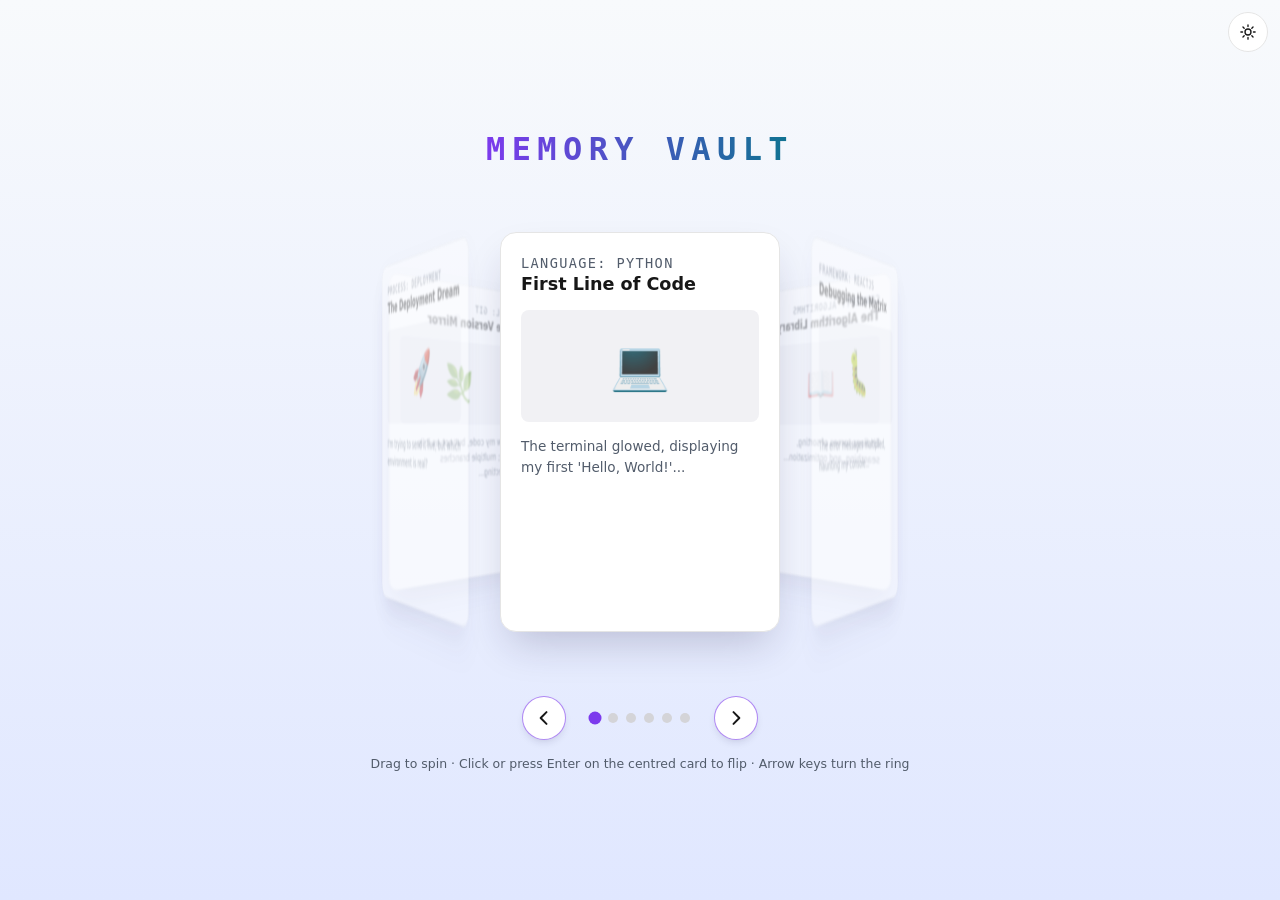
<file: .claude/skills/ui-design-library/references/carousel-3d-vanilla.html>
<!DOCTYPE html>
<html lang="en">
<head>
<meta charset="utf-8">
<meta name="viewport" content="width=device-width, initial-scale=1">
</head>
<body>
<title>Memory Vault Carousel</title>
<style>
  /* Layout: a ring of six cards turning around a vertical axis; the card facing you is the only one you can flip */
  :root {
    color-scheme: light;
    --bg1: #f8fafc;
    --bg2: #e0e7ff;
    --fg: #171717;
    --muted: #525c6b;
    --card: #ffffff;
    --card-edge: #e5e5e5;
    --well: #f1f1f4;
    --violet: #7c3aed;
    --cyan: #0e7490;
    --pink: #c026d3;
    --dot: #d4d4d8;
    --dot-hover: #a1a1aa;
    --shadow: rgba(30, 27, 75, .22);
    --font: system-ui, -apple-system, "Segoe UI", Roboto, sans-serif;
    --mono: ui-monospace, "SF Mono", Menlo, Consolas, monospace;
  }
  @media (prefers-color-scheme: dark) {
    :root:not([data-theme="light"]) {
      color-scheme: dark;
      --bg1: #0a0a0f; --bg2: #111a2e; --fg: #f4f4f5; --muted: #a1a1aa;
      --card: #16161f; --card-edge: rgba(157, 100, 255, .3); --well: rgba(0, 0, 0, .4);
      --violet: #a78bfa; --cyan: #67e8f9; --pink: #e879f9;
      --dot: #3f3f46; --dot-hover: #71717a; --shadow: rgba(0, 0, 0, .7);
    }
  }
  :root[data-theme="dark"] {
    color-scheme: dark;
    --bg1: #0a0a0f; --bg2: #111a2e; --fg: #f4f4f5; --muted: #a1a1aa;
    --card: #16161f; --card-edge: rgba(157, 100, 255, .3); --well: rgba(0, 0, 0, .4);
    --violet: #a78bfa; --cyan: #67e8f9; --pink: #e879f9;
    --dot: #3f3f46; --dot-hover: #71717a; --shadow: rgba(0, 0, 0, .7);
  }
  * { box-sizing: border-box; }
  [hidden] { display: none !important; }
  body {
    margin: 0;
    padding-inline: 16px;
    padding-block: 32px;
    min-height: 100vh;
    display: flex; flex-direction: column; align-items: center; justify-content: center;
    background: linear-gradient(180deg, var(--bg1), var(--bg2));
    color: var(--fg);
    font-family: var(--font);
    overflow-x: hidden;
  }
  h1 {
    margin: 0 0 24px;
    font-family: var(--mono);
    font-size: clamp(1.4rem, 5vw, 2rem);
    font-weight: 700;
    letter-spacing: .2em;
    text-transform: uppercase;
    text-align: center;
    background: linear-gradient(90deg, var(--violet), var(--cyan));
    -webkit-background-clip: text; background-clip: text; color: transparent;
  }
  .stage {
    position: relative;
    width: 100%; max-width: 960px;
    display: flex; align-items: center; justify-content: center;
    perspective: 1200px;
    touch-action: pan-y;
    user-select: none; -webkit-user-select: none;
    cursor: grab;
  }
  .stage.dragging { cursor: grabbing; }
  .ring { position: relative; width: 1px; height: 1px; transform-style: preserve-3d; transition: transform .5s ease-out; }
  .stage.dragging .ring { transition: none; }
  .slot {
    position: absolute; left: 50%; top: 50%;
    transform-style: preserve-3d;
    transition: opacity .3s, filter .3s;
  }
  .slot.off { opacity: .4; filter: blur(1.5px); pointer-events: none; }
  .card {
    position: relative; width: 100%; height: 100%;
    border-radius: 16px;
    transform-style: preserve-3d;
    transition: transform .7s cubic-bezier(.175, .885, .32, 1.275);
    outline: none;
  }
  .card.flip { transform: rotateY(180deg); }
  .card:focus-visible { box-shadow: 0 0 0 2px var(--bg1), 0 0 0 4px var(--violet); }
  .face {
    position: absolute; inset: 0;
    display: flex; flex-direction: column;
    padding: 20px;
    border-radius: 16px;
    background: var(--card);
    border: 1px solid var(--card-edge);
    box-shadow: 0 20px 40px -10px var(--shadow);
    backface-visibility: hidden; -webkit-backface-visibility: hidden;
    overflow: hidden;
  }
  .back { transform: rotateY(180deg); }
  .cat { margin: 0 0 8px; font-family: var(--mono); font-size: 11px; letter-spacing: .1em; text-transform: uppercase; color: var(--pink); }
  .face h2 { margin: 0 0 14px; font-size: 1.1rem; line-height: 1.25; }
  .well { position: relative; height: 112px; margin-bottom: 14px; display: grid; place-items: center; font-size: 3rem; border-radius: 8px; background: var(--well); overflow: hidden; }
  .well::after { content: ""; position: absolute; inset: 0; background: linear-gradient(45deg, transparent 65%, rgba(157, 0, 255, .2) 70%, transparent 75%); background-size: 200% 200%; animation: sheen 4s linear infinite; }
  @keyframes sheen { to { background-position: 200% 200%; } }
  .face p { margin: 0; font-size: .85rem; line-height: 1.55; color: var(--muted); }
  .back p { flex: 1; overflow-y: auto; margin-bottom: 14px; }
  .meta { margin: auto 0 0; display: grid; gap: 4px; font-family: var(--mono); font-size: 11px; }
  .meta .loc { color: var(--cyan); } .meta .time { color: var(--pink); }

  .controls { margin-top: 24px; display: flex; align-items: center; gap: 24px; }
  .arrow {
    width: 44px; height: 44px; display: grid; place-items: center;
    border-radius: 50%; border: 1px solid color-mix(in srgb, var(--violet) 60%, transparent);
    background: var(--card); color: var(--fg); cursor: pointer;
    box-shadow: 0 4px 10px -4px var(--shadow);
    transition: transform .2s, background .2s, color .2s;
  }
  .arrow:hover { transform: scale(1.1); background: var(--violet); color: var(--bg1); }
  .arrow svg { width: 20px; height: 20px; fill: none; stroke: currentColor; stroke-width: 2.4; stroke-linecap: round; stroke-linejoin: round; }
  .dots { display: flex; align-items: center; gap: 8px; }
  .dot { width: 10px; height: 10px; padding: 0; border: 0; border-radius: 50%; background: var(--dot); cursor: pointer; transition: transform .2s, background .2s; }
  .dot:hover { background: var(--dot-hover); }
  .dot[aria-current="true"] { background: var(--violet); transform: scale(1.3); }
  .arrow:focus-visible, .dot:focus-visible, .theme:focus-visible { outline: 2px solid var(--violet); outline-offset: 3px; }
  .hint { margin: 16px 0 0; text-align: center; font-size: .78rem; color: var(--muted); }
  .theme { position: fixed; top: 12px; right: 12px; z-index: 5; width: 40px; height: 40px; display: grid; place-items: center; border-radius: 50%; border: 1px solid var(--card-edge); background: var(--card); color: var(--fg); cursor: pointer; }
  .theme svg { width: 18px; height: 18px; fill: none; stroke: currentColor; stroke-width: 1.8; stroke-linecap: round; stroke-linejoin: round; }
  .sr { position: absolute; width: 1px; height: 1px; overflow: hidden; clip-path: inset(50%); white-space: nowrap; }
  @media (prefers-reduced-motion: reduce) { * { transition: none !important; animation: none !important; } }
</style>

<button type="button" class="theme" id="theme" aria-label="Switch to dark mode">
  <svg id="sun" viewBox="0 0 24 24"><circle cx="12" cy="12" r="4"/><path d="M12 2.5v2.2M12 19.3v2.2M2.5 12h2.2M19.3 12h2.2M5.3 5.3l1.6 1.6M17.1 17.1l1.6 1.6M18.7 5.3l-1.6 1.6M6.9 17.1l-1.6 1.6"/></svg>
  <svg id="moon" viewBox="0 0 24 24" hidden><path d="M20 14.5A8.5 8.5 0 0 1 9.5 4a8.5 8.5 0 1 0 10.5 10.5z"/></svg>
</button>

<section aria-roledescription="carousel" aria-label="Memory Vault" style="width:100%;display:flex;flex-direction:column;align-items:center">
  <h1>Memory Vault</h1>
  <div class="stage" id="stage"><div class="ring" id="ring"></div></div>
  <div class="controls">
    <button type="button" class="arrow" id="prev" aria-label="Previous card"><svg viewBox="0 0 24 24"><path d="M15 19l-7-7 7-7"/></svg></button>
    <div class="dots" id="dots" role="group" aria-label="Choose a card"></div>
    <button type="button" class="arrow" id="next" aria-label="Next card"><svg viewBox="0 0 24 24"><path d="M9 5l7 7-7 7"/></svg></button>
  </div>
  <p class="hint">Drag to spin · Click or press Enter on the centred card to flip · Arrow keys turn the ring</p>
  <p class="sr" id="live" aria-live="polite"></p>
</section>

<script>
  var items = [
    { c: 'LANGUAGE: Python', t: 'First Line of Code', i: '💻', p: "The terminal glowed, displaying my first 'Hello, World!'...", f: "I remember the thrill of typing my first 'Hello, World!' in Python. It was simple, yet it opened a portal to endless possibilities. The interpreter executed the command flawlessly, and I knew this was just the beginning.", l: 'console: ~', h: '09:00:00' },
    { c: 'FRAMEWORK: ReactJS', t: 'Debugging the Matrix', i: '🐛', p: 'The error messages multiplied, haunting my console...', f: 'They appeared from the depths of the console, cryptic error messages glowing red. Debugging a complex ReactJS component felt like navigating a vast, interconnected matrix. Each fix unveiled new issues.', l: 'localhost:3000', h: '14:30:15' },
    { c: 'CONCEPT: Algorithms', t: 'The Algorithm Library', i: '📖', p: 'Endless tomes of sorting, searching, and optimization...', f: 'Endless shelves containing every possible solution. I found my own data structures there, pages still being written as I coded. The Librarian told me I was never supposed to reinvent the wheel.', l: 'Stack Overflow', h: '11:05:40' },
    { c: 'PARADIGM: Abstraction', t: 'The Abstract Void', i: '⚛️', p: 'Nothing concrete exists here, yet I feel the underlying logic...', f: 'Nothing concrete exists here, yet I feel the underlying logic. The Abstract Void is the space between concrete implementations, a quantum foam of design patterns. I stayed too long designing and began to dissolve into pure theory.', l: 'design-patterns.md', h: '--:--:--' },
    { c: 'TOOL: Git', t: 'The Version Mirror', i: '🌿', p: 'I saw my code, but not as it is now; multiple branches reflecting...', f: "I saw my code, but not as it is now. The mirror of Git showed all my possible branches across different commits. Some were stable, some were experimental. All were my work. The reflection spoke: 'You need to rebase.'", l: 'github.com/my-repo', h: '18:55:20' },
    { c: 'PROCESS: Deployment', t: 'The Deployment Dream', i: '🚀', p: "I'm trying to send it live, but which environment is real?", f: "I'm trying to send my application live, but which environment is real? Every server feels familiar yet subtly different. The boundaries between staging and production are thinning. Sometimes I see through the logs of other instances.", l: 'cloud-server:port', h: 'NOW' }
  ];
  var N = items.length, STEP = 360 / N, SENS = .3, THRESH = 6;
  var rotation = 0, flipped = -1, dragging = false, W = 280, H = 400, R = 360;
  var stage = document.getElementById('stage'), ring = document.getElementById('ring');
  var slots = [], cards = [], dots = [];

  function esc(s) { return String(s).replace(/[&<>"]/g, function (c) { return { '&': '&amp;', '<': '&lt;', '>': '&gt;', '"': '&quot;' }[c]; }); }

  items.forEach(function (it, k) {
    var slot = document.createElement('div');
    slot.className = 'slot';
    slot.setAttribute('role', 'group');
    slot.setAttribute('aria-roledescription', 'slide');
    slot.setAttribute('aria-label', (k + 1) + ' of ' + N + ': ' + it.t);
    slot.innerHTML =
      '<div class="card" role="button" aria-expanded="false">' +
        '<div class="face front"><p class="cat">' + esc(it.c) + '</p><h2>' + esc(it.t) + '</h2><div class="well"><span aria-hidden="true">' + it.i + '</span></div><p>' + esc(it.p) + '</p></div>' +
        '<div class="face back" aria-hidden="true"><h2>' + esc(it.t) + '</h2><p>' + esc(it.f) + '</p><div class="meta"><span class="loc"><span class="sr">Location: </span>📍 ' + esc(it.l) + '</span><span class="time"><span class="sr">Time: </span>🕒 ' + esc(it.h) + '</span></div></div>' +
      '</div>';
    var card = slot.firstChild;
    card.addEventListener('click', function () { toggle(k); });
    card.addEventListener('keydown', function (e) { if (e.key === 'Enter' || e.key === ' ') { e.preventDefault(); toggle(k); } });
    ring.appendChild(slot); slots.push(slot); cards.push(card);

    var d = document.createElement('button');
    d.type = 'button'; d.className = 'dot'; d.setAttribute('aria-label', 'Show ' + it.t);
    d.addEventListener('click', function () { goTo(k); });
    document.getElementById('dots').appendChild(d); dots.push(d);
  });

  function active() { return ((Math.round(-rotation / STEP) % N) + N) % N; }

  function layout() {
    var sw = stage.clientWidth;
    W = Math.min(280, Math.max(sw * .62, 180));
    H = Math.round(W * 1.43);
    R = Math.round(W / 2 / Math.tan(Math.PI / N)) + 40;
    stage.style.height = (H + 80) + 'px';
    slots.forEach(function (s, k) {
      s.style.width = W + 'px'; s.style.height = H + 'px';
      s.style.marginLeft = (-W / 2) + 'px'; s.style.marginTop = (-H / 2) + 'px';
      s.style.transform = 'rotateY(' + (STEP * k) + 'deg) translateZ(' + R + 'px)';
    });
    render();
  }

  var lastActive = -1;
  function render() {
    ring.style.transform = 'translateZ(-' + R + 'px) rotateY(' + rotation + 'deg)';
    var a = active();
    slots.forEach(function (s, k) {
      var on = k === a;
      s.classList.toggle('off', !on);
      on ? s.removeAttribute('aria-hidden') : s.setAttribute('aria-hidden', 'true');
      cards[k].tabIndex = on ? 0 : -1;
      var fl = flipped === k;
      cards[k].classList.toggle('flip', fl);
      cards[k].setAttribute('aria-expanded', fl);
      cards[k].setAttribute('aria-label', items[k].t + '. ' + (fl ? 'Press Enter to show the summary' : 'Press Enter to read the full text'));
      s.querySelector('.front').setAttribute('aria-hidden', fl);
      s.querySelector('.back').setAttribute('aria-hidden', !fl);
      on ? dots[k].setAttribute('aria-current', 'true') : dots[k].removeAttribute('aria-current');
    });
    if (a !== lastActive) { document.getElementById('live').textContent = 'Card ' + (a + 1) + ' of ' + N + ': ' + items[a].t; lastActive = a; }
  }

  function rotateBy(dir) { flipped = -1; rotation = Math.round(rotation / STEP) * STEP + dir * STEP; render(); }
  function goTo(k) {
    flipped = -1;
    var cur = Math.round(-rotation / STEP), delta = k - (((cur % N) + N) % N);
    if (delta > N / 2) delta -= N; if (delta < -N / 2) delta += N;
    rotation = (cur + delta) * -STEP; render();
  }
  function toggle(k) { if (k !== active()) return; flipped = flipped === k ? -1 : k; render(); }

  var drag = null;
  stage.addEventListener('pointerdown', function (e) {
    if (e.pointerType === 'mouse' && e.button !== 0) return;
    drag = { x: e.clientX, r: rotation, cap: false };
  });
  stage.addEventListener('pointermove', function (e) {
    if (!drag) return;
    var dx = e.clientX - drag.x;
    if (!drag.cap && Math.abs(dx) < THRESH) return;
    if (!drag.cap) { stage.setPointerCapture(e.pointerId); drag.cap = true; dragging = true; stage.classList.add('dragging'); flipped = -1; }
    rotation = drag.r + dx * SENS; render();
  });
  function end(e) {
    if (!drag) return;
    if (drag.cap) { stage.releasePointerCapture(e.pointerId); stage.classList.remove('dragging'); dragging = false; rotation = Math.round(rotation / STEP) * STEP; render(); }
    drag = null;
  }
  stage.addEventListener('pointerup', end);
  stage.addEventListener('pointercancel', end);
  stage.addEventListener('keydown', function (e) {
    if (e.key === 'ArrowLeft') { e.preventDefault(); rotateBy(1); }
    else if (e.key === 'ArrowRight') { e.preventDefault(); rotateBy(-1); }
    else if (e.key === 'Escape') { flipped = -1; render(); }
  });
  document.getElementById('prev').addEventListener('click', function () { rotateBy(1); });
  document.getElementById('next').addEventListener('click', function () { rotateBy(-1); });
  window.addEventListener('resize', layout);
  if (window.ResizeObserver) new ResizeObserver(layout).observe(stage);

  var root = document.documentElement;
  function isDark() { var t = root.getAttribute('data-theme'); return t ? t === 'dark' : matchMedia('(prefers-color-scheme: dark)').matches; }
  function paintTheme() {
    var d = isDark();
    document.getElementById('sun').toggleAttribute('hidden', d); document.getElementById('moon').toggleAttribute('hidden', !d);
    document.getElementById('theme').setAttribute('aria-label', d ? 'Switch to light mode' : 'Switch to dark mode');
  }
  document.getElementById('theme').addEventListener('click', function () { root.setAttribute('data-theme', isDark() ? 'light' : 'dark'); paintTheme(); });
  paintTheme();
  layout();
</script>

</body>
</html>
</file>
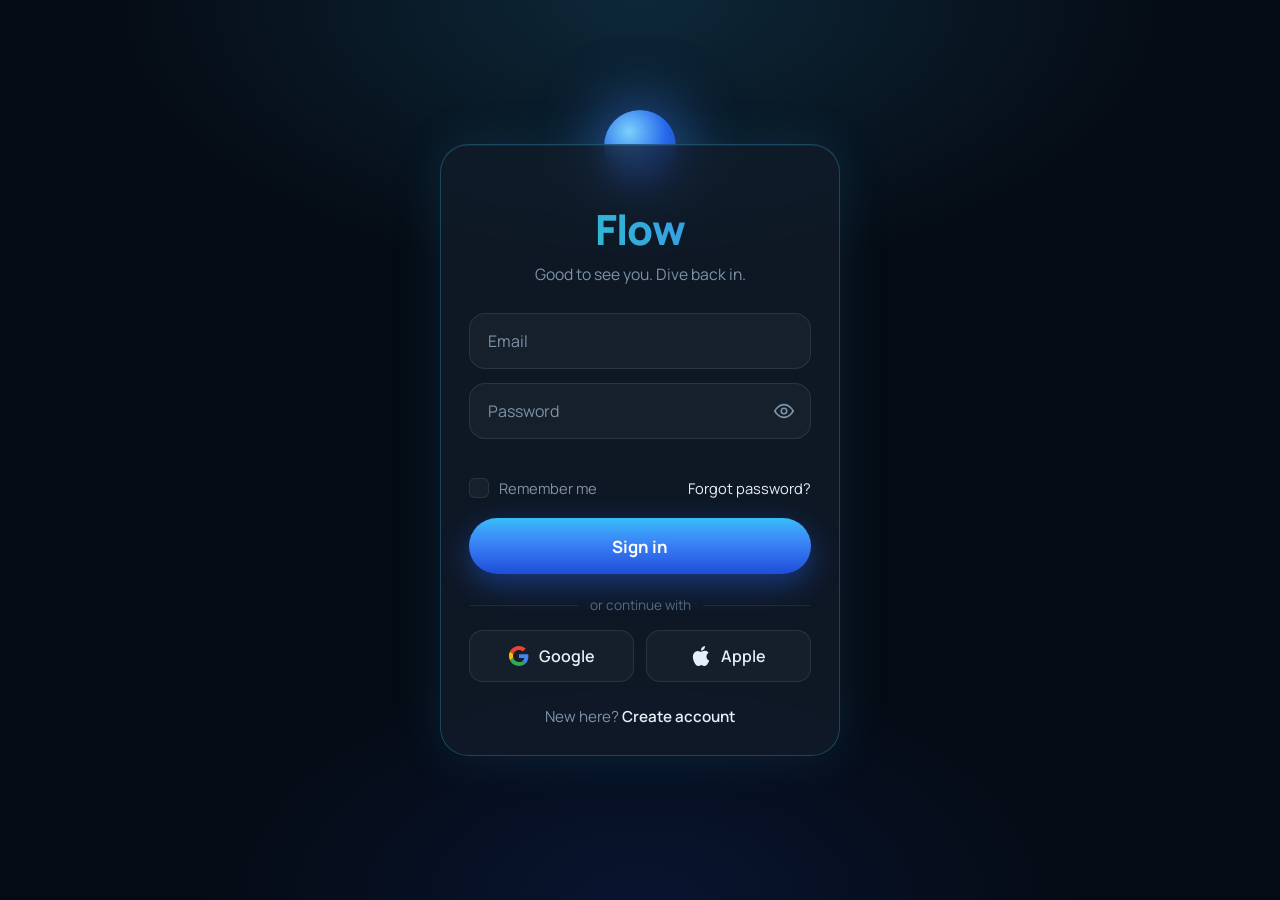
<file: .claude/skills/ui-design-library/references/flow-login-dark.html>
<!DOCTYPE html>
<html lang="en">
<head>
<meta charset="utf-8">
<meta name="viewport" content="width=device-width, initial-scale=1">
</head>
<body>
<title>Flow Login</title>
<link rel="stylesheet" href="https://fonts.googleapis.com/css2?family=Manrope:wght@400;500;600;700;800&display=swap">
<style>
  /* Layout: one centred glass card under a glowing orb, on a deep navy field (single dark look by design) */
  :root {
    color-scheme: dark;
    --bg: #050b14;
    --card: rgba(18, 30, 44, .72);
    --card-edge: rgba(56, 189, 248, .28);
    --field: rgba(255, 255, 255, .035);
    --field-edge: rgba(255, 255, 255, .09);
    --fg: #e6eef7;
    --muted: #7f93a8;
    --teal: #2dd4bf;
    --blue: #3b82f6;
    --blue-deep: #1d4ed8;
    --err: #fb7185;
    --font: "Manrope", system-ui, -apple-system, "Segoe UI", sans-serif;
  }
  * { box-sizing: border-box; }
  body {
    margin: 0;
    padding-inline: 16px;
    padding-block: 40px;
    min-height: 100vh;
    display: grid;
    place-items: center;
    background:
      radial-gradient(60% 45% at 50% 0%, rgba(56, 189, 248, .16), transparent 70%),
      radial-gradient(50% 40% at 50% 100%, rgba(29, 78, 216, .14), transparent 70%),
      var(--bg);
    color: var(--fg);
    font-family: var(--font);
  }
  .stage { position: relative; width: min(100%, 400px); }
  .orb {
    position: absolute;
    left: 50%; top: -34px;
    width: 72px; height: 72px;
    translate: -50% 0;
    border-radius: 50%;
    background: radial-gradient(circle at 35% 30%, #7dd3fc, #2563eb 55%, #1e3a8a);
    box-shadow: 0 0 60px 8px rgba(59, 130, 246, .55);
    animation: float 5s ease-in-out infinite;
  }
  @keyframes float { 50% { translate: -50% 8px; } }
  .card {
    position: relative;
    padding: 56px 28px 28px;
    border-radius: 28px;
    background: var(--card);
    border: 1px solid var(--card-edge);
    box-shadow: 0 0 50px rgba(56, 189, 248, .12), inset 0 1px 0 rgba(255, 255, 255, .06);
    backdrop-filter: blur(14px);
    overflow: hidden;
  }
  h1 {
    margin: 0;
    text-align: center;
    font-size: 2.6rem;
    font-weight: 800;
    letter-spacing: -.02em;
    background: linear-gradient(90deg, var(--teal), var(--blue));
    -webkit-background-clip: text;
    background-clip: text;
    color: transparent;
  }
  .sub { margin: 6px 0 28px; text-align: center; color: var(--muted); font-size: .98rem; }
  form, .done { transition: opacity .35s ease, transform .35s ease; }
  .field { position: relative; margin-bottom: 14px; }
  input[type="email"], input[type="password"], input[type="text"] {
    width: 100%;
    padding: 16px 48px 16px 18px;
    border-radius: 16px;
    border: 1px solid var(--field-edge);
    background: var(--field);
    color: var(--fg);
    font: inherit;
    font-size: 1rem;
    outline: none;
    transition: border-color .2s, box-shadow .2s;
  }
  input::placeholder { color: var(--muted); }
  input:focus-visible { border-color: var(--teal); box-shadow: 0 0 0 3px rgba(45, 212, 191, .18); }
  .field.bad input { border-color: var(--err); }
  .eye {
    position: absolute; right: 8px; top: 50%;
    translate: 0 -50%;
    width: 38px; height: 38px;
    display: grid; place-items: center;
    border: 0; border-radius: 10px;
    background: none; color: var(--muted); cursor: pointer;
  }
  .eye:hover { color: var(--fg); }
  .eye:focus-visible, button:focus-visible, a:focus-visible { outline: 2px solid var(--teal); outline-offset: 2px; }
  .error { min-height: 1.3em; margin: 0 0 8px; color: var(--err); font-size: .85rem; }
  .row { display: flex; flex-wrap: wrap; gap: 8px 16px; justify-content: space-between; align-items: center; margin-bottom: 20px; font-size: .92rem; }
  .check { display: flex; gap: 10px; align-items: center; color: var(--muted); cursor: pointer; }
  .check input { appearance: none; margin: 0; width: 20px; height: 20px; border-radius: 6px; border: 1px solid var(--field-edge); background: var(--field); display: grid; place-items: center; cursor: pointer; }
  .check input:checked { background: var(--blue); border-color: var(--blue); }
  .check input:checked::after { content: ""; width: 5px; height: 10px; border: solid #fff; border-width: 0 2px 2px 0; rotate: 45deg; translate: 0 -1px; }
  a { color: var(--fg); text-decoration: none; }
  a:hover { color: var(--teal); }
  .primary {
    width: 100%; height: 56px;
    display: flex; align-items: center; justify-content: center; gap: 10px;
    border: 0; border-radius: 28px;
    background: linear-gradient(180deg, #38bdf8, var(--blue) 45%, var(--blue-deep));
    color: #fff; font: inherit; font-size: 1.05rem; font-weight: 700;
    box-shadow: 0 10px 30px rgba(37, 99, 235, .45);
    cursor: pointer;
    transition: transform .15s, filter .15s;
  }
  .primary:hover { filter: brightness(1.08); }
  .primary:active { transform: scale(.985); }
  .primary[disabled] { cursor: progress; filter: saturate(.8); }
  .spin { width: 18px; height: 18px; border-radius: 50%; border: 2px solid rgba(255, 255, 255, .35); border-top-color: #fff; animation: rot .7s linear infinite; }
  @keyframes rot { to { rotate: 360deg; } }
  .divider { display: flex; align-items: center; gap: 12px; margin: 22px 0 16px; color: #566a80; font-size: .85rem; }
  .divider::before, .divider::after { content: ""; flex: 1; height: 1px; background: rgba(255, 255, 255, .08); }
  .social { display: grid; grid-template-columns: 1fr 1fr; gap: 12px; }
  .social button {
    height: 52px;
    display: flex; align-items: center; justify-content: center; gap: 10px;
    border-radius: 14px;
    border: 1px solid var(--field-edge);
    background: rgba(255, 255, 255, .03);
    color: var(--fg); font: inherit; font-weight: 600; cursor: pointer;
    transition: background .2s, border-color .2s;
  }
  .social button:hover { background: rgba(255, 255, 255, .07); border-color: rgba(255, 255, 255, .18); }
  .foot { margin: 24px 0 0; text-align: center; color: var(--muted); font-size: .95rem; }
  .foot a { color: var(--fg); font-weight: 600; }
  .done {
    position: absolute; inset: 0;
    display: grid; place-content: center; justify-items: center; gap: 6px;
    text-align: center; padding: 24px;
    opacity: 0; transform: scale(.94); pointer-events: none;
  }
  .done .tick { width: 76px; height: 76px; border-radius: 50%; display: grid; place-items: center; margin-bottom: 10px; background: rgba(45, 212, 191, .12); border: 1px solid rgba(45, 212, 191, .5); color: var(--teal); box-shadow: 0 0 40px rgba(45, 212, 191, .25); }
  .done h2 { margin: 0; font-size: 1.6rem; }
  .done p { margin: 0; color: var(--muted); }
  .done button { margin-top: 18px; padding: 10px 20px; border-radius: 12px; border: 1px solid var(--field-edge); background: var(--field); color: var(--fg); font: inherit; cursor: pointer; }
  .card.ok > :not(.done) { opacity: 0; pointer-events: none; transform: scale(.96); }
  .card.ok .done { opacity: 1; transform: none; pointer-events: auto; }
  .card.ok .orb { opacity: 1; }
  .shake { animation: shake .35s; }
  @keyframes shake { 25% { translate: -6px 0; } 75% { translate: 6px 0; } }
  @media (prefers-reduced-motion: reduce) { *, *::before, *::after { animation: none !important; transition: none !important; } }
</style>

<main class="stage">
  <div class="orb" aria-hidden="true"></div>
  <section class="card" id="card">
    <h1>Flow</h1>
    <p class="sub">Good to see you. Dive back in.</p>

    <form id="form" novalidate>
      <div class="field" id="emailField">
        <input type="email" id="email" placeholder="Email" autocomplete="email" aria-label="Email">
      </div>
      <div class="field" id="passField">
        <input type="password" id="password" placeholder="Password" autocomplete="current-password" aria-label="Password">
        <button type="button" class="eye" id="eye" aria-label="Show password" aria-pressed="false">
          <svg id="eyeIcon" width="22" height="22" viewBox="0 0 24 24" fill="none" stroke="currentColor" stroke-width="1.8" stroke-linecap="round" stroke-linejoin="round"><path d="M2 12s3.6-7 10-7 10 7 10 7-3.6 7-10 7S2 12 2 12z"/><circle cx="12" cy="12" r="3"/></svg>
        </button>
      </div>
      <p class="error" id="error" role="alert"></p>
      <div class="row">
        <label class="check"><input type="checkbox" id="remember"> Remember me</label>
        <a href="#forgot" id="forgot">Forgot password?</a>
      </div>
      <button class="primary" id="submit" type="submit"><span id="label">Sign in</span></button>

      <div class="divider">or continue with</div>
      <div class="social">
        <button type="button" data-p="Google">
          <svg width="20" height="20" viewBox="0 0 48 48" aria-hidden="true"><path fill="#EA4335" d="M24 9.5c3.5 0 6.6 1.2 9.1 3.6l6.8-6.8C35.8 2.4 30.3 0 24 0 14.6 0 6.5 5.4 2.6 13.2l7.9 6.1C12.4 13.6 17.7 9.5 24 9.5z"/><path fill="#4285F4" d="M46.5 24.5c0-1.6-.1-3.1-.4-4.5H24v9h12.7c-.6 3-2.3 5.5-4.8 7.2l7.6 5.9c4.4-4.1 7-10.1 7-17.6z"/><path fill="#FBBC05" d="M10.5 28.7A14.5 14.5 0 0 1 9.5 24c0-1.6.3-3.2.8-4.7l-7.9-6.1A24 24 0 0 0 0 24c0 3.9.9 7.5 2.6 10.8l7.9-6.1z"/><path fill="#34A853" d="M24 48c6.5 0 11.9-2.1 15.9-5.8l-7.6-5.9c-2.1 1.4-4.9 2.3-8.3 2.3-6.3 0-11.6-4.1-13.5-9.8l-7.9 6.1C6.5 42.6 14.6 48 24 48z"/></svg>
          Google
        </button>
        <button type="button" data-p="Apple">
          <svg width="20" height="20" viewBox="0 0 24 24" fill="currentColor" aria-hidden="true"><path d="M12.152 6.896c-.948 0-2.415-1.078-3.96-1.04-2.04.027-3.91 1.183-4.961 3.014-2.117 3.675-.546 9.103 1.519 12.09 1.013 1.454 2.208 3.09 3.792 3.039 1.52-.065 2.09-.987 3.935-.987 1.831 0 2.35.987 3.96.948 1.637-.026 2.676-1.48 3.676-2.948 1.156-1.688 1.636-3.325 1.662-3.415-.039-.013-3.182-1.221-3.22-4.857-.026-3.04 2.48-4.494 2.597-4.559-1.429-2.09-3.623-2.324-4.39-2.376-2-.156-3.675 1.09-4.61 1.09zM15.53 3.83c.843-1.012 1.4-2.427 1.245-3.83-1.207.052-2.662.805-3.532 1.818-.78.896-1.454 2.338-1.273 3.714 1.338.104 2.715-.688 3.559-1.701"/></svg>
          Apple
        </button>
      </div>
      <p class="foot">New here? <a href="#signup" id="create">Create account</a></p>
    </form>

    <div class="done" id="done" aria-live="polite">
      <div class="tick"><svg width="36" height="36" viewBox="0 0 24 24" fill="none" stroke="currentColor" stroke-width="2.4" stroke-linecap="round" stroke-linejoin="round"><path d="M5 12.5l4.5 4.5L19 7.5"/></svg></div>
      <h2>Welcome back</h2>
      <p id="doneMsg">You're signed in.</p>
      <button type="button" id="again">Sign out</button>
    </div>
  </section>
</main>

<script>
  // Demo only: nothing is sent anywhere and no real account is checked.
  var $ = function (id) { return document.getElementById(id); };
  var card = $('card'), form = $('form'), err = $('error');

  function fail(msg, field) {
    err.textContent = msg;
    document.querySelectorAll('.field').forEach(function (f) { f.classList.remove('bad'); });
    if (field) field.classList.add('bad');
    card.classList.remove('shake'); void card.offsetWidth; card.classList.add('shake');
  }

  $('eye').addEventListener('click', function () {
    var show = $('password').type === 'password';
    $('password').type = show ? 'text' : 'password';
    this.setAttribute('aria-pressed', show);
    this.setAttribute('aria-label', show ? 'Hide password' : 'Show password');
    $('eyeIcon').style.opacity = show ? .55 : 1;
  });

  function signIn(who) {
    var btn = $('submit');
    btn.disabled = true;
    $('label').outerHTML = '<span class="spin" id="spin"></span>';
    setTimeout(function () {
      $('doneMsg').textContent = who ? 'Signed in with ' + who + '.' : "You're signed in as " + $('email').value + '.';
      card.classList.add('ok');
      btn.disabled = false;
      $('spin').outerHTML = '<span id="label">Sign in</span>';
    }, 1100);
  }

  form.addEventListener('submit', function (e) {
    e.preventDefault();
    var email = $('email').value.trim(), pass = $('password').value;
    if (!/^[^@\s]+@[^@\s]+\.[^@\s]+$/.test(email)) return fail('Enter a valid email address.', $('emailField'));
    if (pass.length < 6) return fail('Your password needs at least 6 characters.', $('passField'));
    fail('');
    signIn();
  });

  document.querySelectorAll('.social button').forEach(function (b) {
    b.addEventListener('click', function () { fail(''); signIn(b.dataset.p); });
  });
  $('forgot').addEventListener('click', function (e) { e.preventDefault(); fail('Password reset is not available in this demo.'); });
  $('create').addEventListener('click', function (e) { e.preventDefault(); fail('Account creation is not available in this demo.'); });
  $('again').addEventListener('click', function () { card.classList.remove('ok'); $('password').value = ''; });
</script>

</body>
</html>
</file>
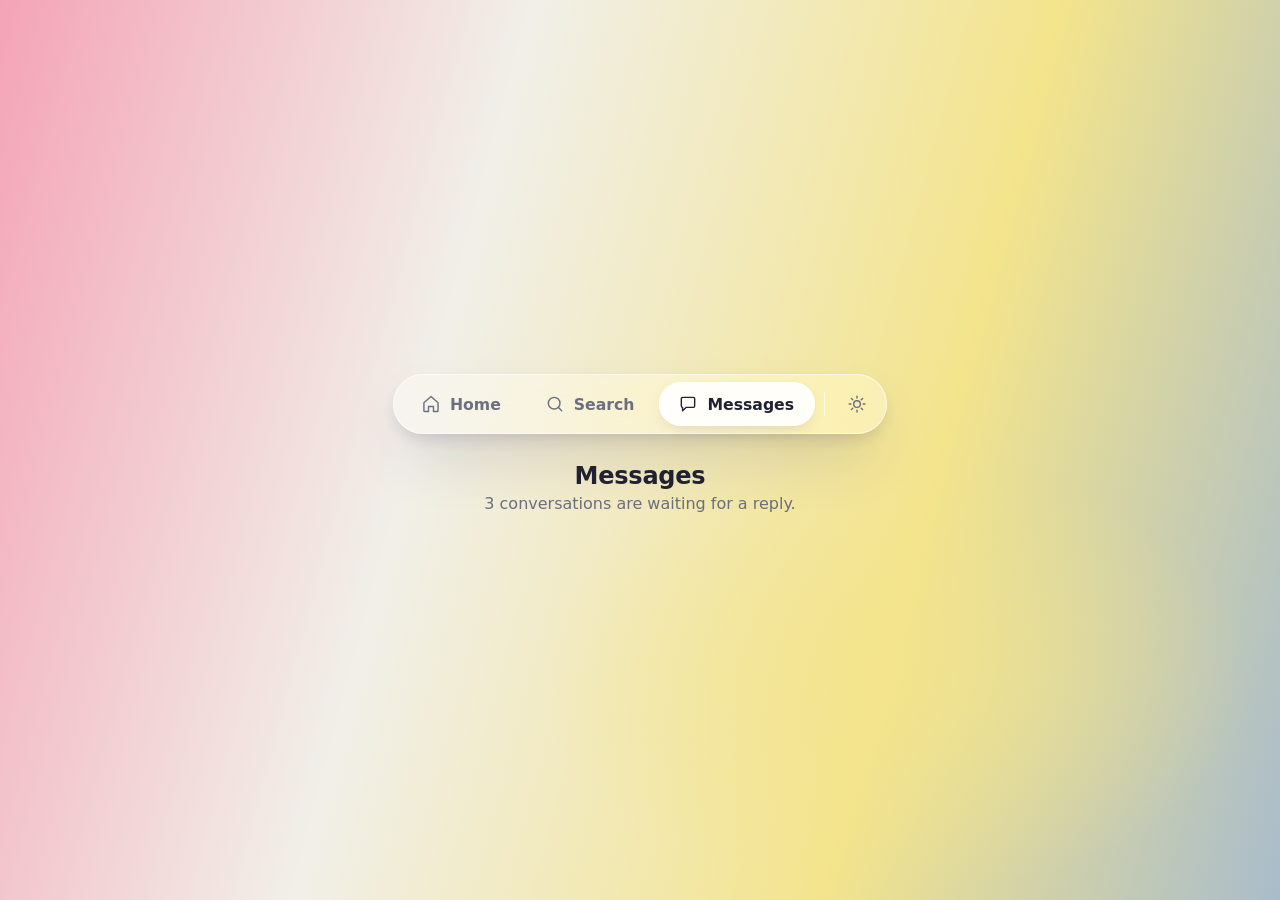
<file: .claude/skills/ui-design-library/references/glass-nav-light-dark.html>
<!DOCTYPE html>
<html lang="en">
<head>
<meta charset="utf-8">
<meta name="viewport" content="width=device-width, initial-scale=1">
</head>
<body>
<title>Liquid Glass Nav</title>
<style>
  /* Layout: a frosted pill centred over a soft colour field; a white glass lozenge slides to the active tab; the sun button swaps light and dark */
  :root {
    color-scheme: light;
    --glass-bg: rgba(255, 255, 255, .38);
    --glass-shadow: rgba(60, 50, 90, .28);
    --glass-border: rgba(255, 255, 255, .6);
    --lozenge: rgba(255, 255, 255, .9);
    --lozenge-shadow: rgba(60, 50, 90, .18);
    --fg: #1f2230;
    --muted: #6b6f80;
    --bg: #dfe8fb;
    --c1: #f4a4b6;
    --c2: #f1efe9;
    --c3: #f3e48c;
    --c4: #a9bccb;
    --font: -apple-system, BlinkMacSystemFont, "Segoe UI", Inter, system-ui, sans-serif;
  }
  @media (prefers-color-scheme: dark) {
    :root:not([data-theme="light"]) {
      color-scheme: dark;
      --glass-bg: rgba(30, 32, 48, .45);
      --glass-shadow: rgba(0, 0, 0, .6);
      --glass-border: rgba(255, 255, 255, .16);
      --lozenge: rgba(255, 255, 255, .16);
      --lozenge-shadow: rgba(0, 0, 0, .4);
      --fg: #f1f3fb;
      --muted: #9aa0b8;
      --bg: #0d1020;
      --c1: #7a2f58;
      --c2: #1b1f3a;
      --c3: #5b4d1a;
      --c4: #1f3a52;
    }
  }
  :root[data-theme="dark"] {
    color-scheme: dark;
    --glass-bg: rgba(30, 32, 48, .45);
    --glass-shadow: rgba(0, 0, 0, .6);
    --glass-border: rgba(255, 255, 255, .16);
    --lozenge: rgba(255, 255, 255, .16);
    --lozenge-shadow: rgba(0, 0, 0, .4);
    --fg: #f1f3fb;
    --muted: #9aa0b8;
    --bg: #0d1020;
    --c1: #7a2f58;
    --c2: #1b1f3a;
    --c3: #5b4d1a;
    --c4: #1f3a52;
  }
  * { box-sizing: border-box; }
  [hidden] { display: none !important; }
  body {
    margin: 0;
    padding-inline: 16px;
    padding-block: 32px;
    min-height: 100vh;
    display: grid;
    place-items: center;
    background: var(--bg);
    color: var(--fg);
    font-family: var(--font);
    transition: background .5s ease, color .5s ease;
  }
  .field {
    position: fixed; inset: 0; z-index: 0;
    background: linear-gradient(105deg, var(--c1) 0%, var(--c2) 35%, var(--c3) 70%, var(--c4) 100%);
    transition: background .5s ease;
  }
  .field::after {
    content: ""; position: absolute; inset: 0;
    background: radial-gradient(40% 35% at 70% 75%, var(--c3), transparent 70%);
    opacity: .7;
  }
  main { position: relative; z-index: 1; display: grid; gap: 28px; justify-items: center; width: 100%; }

  .liquid-nav {
    position: relative;
    display: flex;
    align-items: center;
    gap: 4px;
    padding: 8px;
    border-radius: 999px;
    background: var(--glass-bg);
    backdrop-filter: blur(36px) saturate(180%);
    -webkit-backdrop-filter: blur(36px) saturate(180%);
    box-shadow:
      0 30px 60px -18px var(--glass-shadow),
      0 8px 20px -8px var(--glass-shadow),
      inset 0 0 0 1px var(--glass-border);
    transition: background .5s ease, box-shadow .5s ease;
    max-width: 100%;
  }
  .lozenge {
    position: absolute; top: 8px; bottom: 8px; left: 0; width: 0;
    border-radius: 999px;
    background: var(--lozenge);
    box-shadow: 0 6px 16px -6px var(--lozenge-shadow), inset 0 0 0 1px var(--glass-border);
    transition: left .45s cubic-bezier(.5, 1.4, .5, 1), width .45s cubic-bezier(.5, 1.4, .5, 1), background .5s ease;
  }
  .tab {
    position: relative;
    display: flex; align-items: center; gap: 9px;
    padding: 12px 20px;
    border: 0; border-radius: 999px;
    background: none; color: var(--muted);
    font: inherit; font-size: .98rem; font-weight: 600;
    cursor: pointer; white-space: nowrap;
    transition: color .3s ease;
  }
  .tab:hover { color: var(--fg); }
  .tab[aria-current="page"] { color: var(--fg); }
  .tab:focus-visible, .mode:focus-visible { outline: 2px solid var(--fg); outline-offset: 2px; }
  svg.i { width: 20px; height: 20px; fill: none; stroke: currentColor; stroke-width: 1.7; stroke-linecap: round; stroke-linejoin: round; flex: none; }
  .sep { width: 1px; height: 24px; margin-inline: 6px; background: var(--glass-border); }
  .mode {
    position: relative;
    width: 44px; height: 44px;
    display: grid; place-items: center;
    border: 0; border-radius: 50%;
    background: none; color: var(--muted); cursor: pointer;
    transition: color .3s, rotate .5s ease;
  }
  .mode:hover { color: var(--fg); rotate: 30deg; }

  .panel { text-align: center; min-height: 4em; }
  .panel h1 { margin: 0 0 4px; font-size: 1.5rem; font-weight: 700; letter-spacing: -.01em; }
  .panel p { margin: 0; color: var(--muted); }

  @media (max-width: 480px) {
    .tab { padding: 12px; }
    .tab .t { display: none; }
    .tab[aria-current="page"] .t { display: inline; }
  }
  @media (prefers-reduced-motion: reduce) { * { transition: none !important; } }
</style>

<div class="field" aria-hidden="true"></div>
<main>
  <nav class="liquid-nav" id="nav" aria-label="Main">
    <span class="lozenge" id="lozenge" aria-hidden="true"></span>
    <button type="button" class="tab" data-title="Home" data-text="Everything new since you last looked.">
      <svg class="i" viewBox="0 0 24 24"><path d="M3.5 10.5 12 3l8.5 7.5V20a1 1 0 0 1-1 1H15v-6H9v6H4.5a1 1 0 0 1-1-1z"/></svg><span class="t">Home</span>
    </button>
    <button type="button" class="tab" data-title="Search" data-text="Look up people, posts and places.">
      <svg class="i" viewBox="0 0 24 24"><circle cx="11" cy="11" r="7"/><path d="m20 20-3.8-3.8"/></svg><span class="t">Search</span>
    </button>
    <button type="button" class="tab" aria-current="page" data-title="Messages" data-text="3 conversations are waiting for a reply.">
      <svg class="i" viewBox="0 0 24 24"><path d="M4 5.5A1.5 1.5 0 0 1 5.5 4h13A1.5 1.5 0 0 1 20 5.5v9a1.5 1.5 0 0 1-1.5 1.5H10l-4.5 4v-4h0A1.5 1.5 0 0 1 4 14.5z"/></svg><span class="t">Messages</span>
    </button>
    <span class="sep" aria-hidden="true"></span>
    <button type="button" class="mode" id="mode" aria-label="Switch to dark mode">
      <svg class="i" id="sun" viewBox="0 0 24 24"><circle cx="12" cy="12" r="4"/><path d="M12 2.5v2.2M12 19.3v2.2M2.5 12h2.2M19.3 12h2.2M5.3 5.3l1.6 1.6M17.1 17.1l1.6 1.6M18.7 5.3l-1.6 1.6M6.9 17.1l-1.6 1.6"/></svg>
      <svg class="i" id="moon" viewBox="0 0 24 24" hidden><path d="M20 14.5A8.5 8.5 0 0 1 9.5 4a8.5 8.5 0 1 0 10.5 10.5z"/></svg>
    </button>
  </nav>

  <section class="panel" id="panel" aria-live="polite">
    <h1>Messages</h1>
    <p>3 conversations are waiting for a reply.</p>
  </section>
</main>

<script>
  var root = document.documentElement;
  var tabs = Array.prototype.slice.call(document.querySelectorAll('.tab'));
  var lozenge = document.getElementById('lozenge');
  var nav = document.getElementById('nav');

  function moveTo(tab, animate) {
    if (!animate) lozenge.style.transition = 'none';
    lozenge.style.left = tab.offsetLeft + 'px';
    lozenge.style.width = tab.offsetWidth + 'px';
    if (!animate) { void lozenge.offsetWidth; lozenge.style.transition = ''; }
  }
  function select(tab) {
    tabs.forEach(function (t) { t === tab ? t.setAttribute('aria-current', 'page') : t.removeAttribute('aria-current'); });
    // wait a frame so the active label has its final width on small screens
    requestAnimationFrame(function () { moveTo(tab, true); });
    document.getElementById('panel').innerHTML = '<h1>' + tab.dataset.title + '</h1><p>' + tab.dataset.text + '</p>';
  }
  tabs.forEach(function (t) { t.addEventListener('click', function () { select(t); }); });
  function current() { return document.querySelector('.tab[aria-current="page"]'); }
  window.addEventListener('resize', function () { moveTo(current(), false); });
  moveTo(current(), false);
  if (document.fonts && document.fonts.ready) document.fonts.ready.then(function () { moveTo(current(), false); });

  function isDark() {
    var t = root.getAttribute('data-theme');
    return t ? t === 'dark' : window.matchMedia('(prefers-color-scheme: dark)').matches;
  }
  function paintMode() {
    var d = isDark();
    document.getElementById('sun').toggleAttribute('hidden', d);
    document.getElementById('moon').toggleAttribute('hidden', !d);
    document.getElementById('mode').setAttribute('aria-label', d ? 'Switch to light mode' : 'Switch to dark mode');
  }
  document.getElementById('mode').addEventListener('click', function () {
    root.setAttribute('data-theme', isDark() ? 'light' : 'dark');
    paintMode();
  });
  paintMode();
</script>

</body>
</html>
</file>
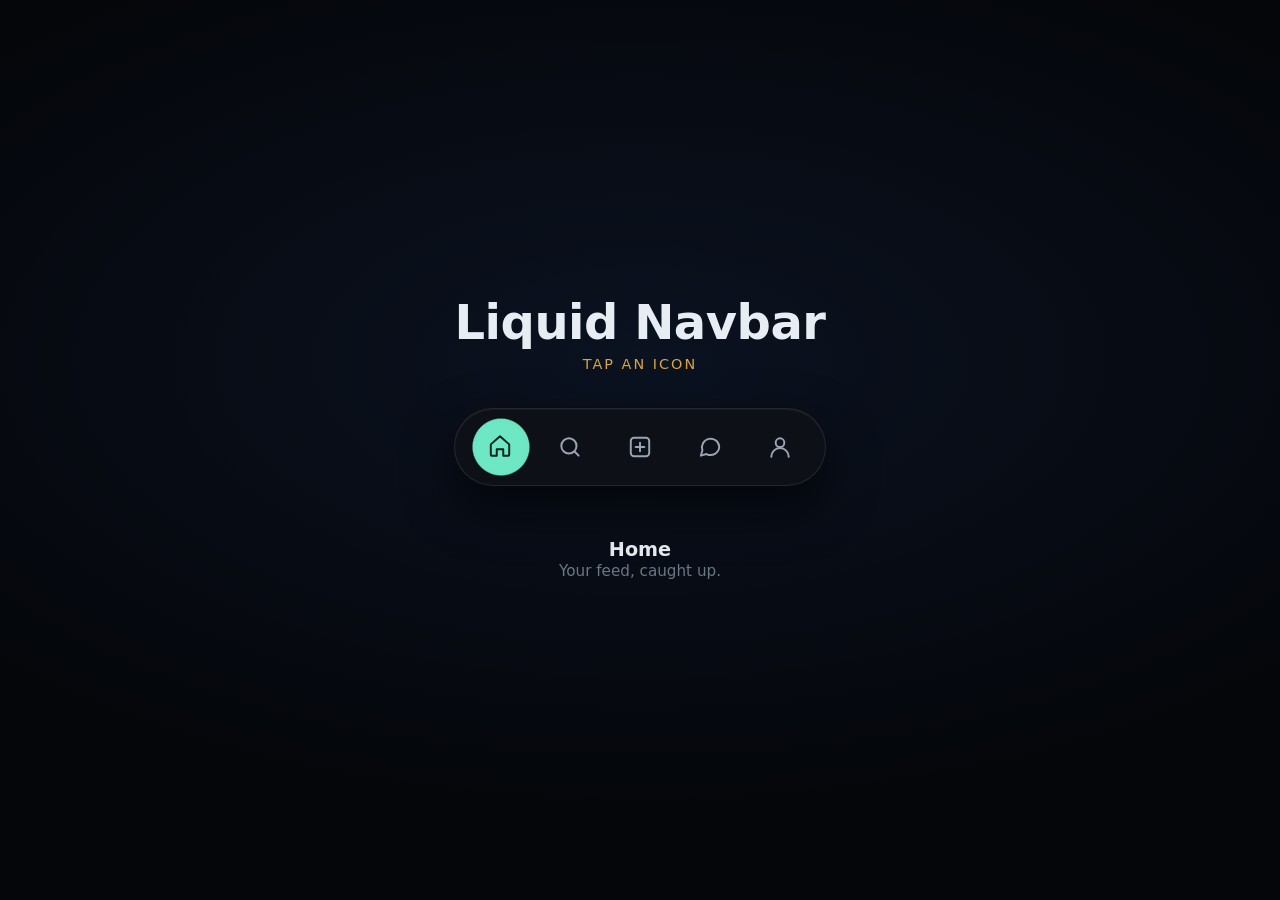
<file: .claude/skills/ui-design-library/references/liquid-navbar-dark.html>
<!DOCTYPE html>
<html lang="en">
<head>
<meta charset="utf-8">
<meta name="viewport" content="width=device-width, initial-scale=1">
</head>
<body>
<title>Liquid Navbar</title>
<style>
  /* Layout: one dark pill bar centred on a black stage; a mint blob stretches like liquid toward the tapped icon */
  :root {
    color-scheme: dark;
    --bg: #04060a;
    --bar: #0d1117;
    --bar-edge: rgba(255, 255, 255, .09);
    --icon: #9aa4b2;
    --icon-on: #ffffff;
    --mint: #6ee7c4;
    --muted: #6b7686;
    --fg: #e8edf3;
    --gold: #d9a441;
    --font: system-ui, -apple-system, "Segoe UI", Roboto, sans-serif;
  }
  * { box-sizing: border-box; }
  body {
    margin: 0;
    padding-inline: 16px;
    padding-block: 32px;
    min-height: 100vh;
    display: grid;
    place-content: center;
    justify-items: center;
    gap: 36px;
    background: radial-gradient(70% 50% at 50% 40%, #0b1220, var(--bg));
    color: var(--fg);
    font-family: var(--font);
  }
  .title { margin: 0; text-align: center; font-size: clamp(1.8rem, 7vw, 3rem); font-weight: 600; letter-spacing: -.01em; }
  .title span { display: block; margin-top: 6px; font-size: .9rem; font-weight: 400; letter-spacing: .14em; text-transform: uppercase; color: var(--gold); }

  .nav {
    position: relative;
    width: min(100%, 470px);
    height: 78px;
    padding-inline: 10px;
    border-radius: 39px;
    background: var(--bar);
    border: 1px solid var(--bar-edge);
    box-shadow: inset 0 1px 0 rgba(255, 255, 255, .05), 0 20px 50px rgba(0, 0, 0, .6);
  }
  .goo { position: absolute; inset: 0; filter: url(#goo); pointer-events: none; }
  .blob {
    position: absolute;
    top: 13px; left: 0;
    height: 50px; width: 50px;
    border-radius: 25px;
    background: var(--mint);
    box-shadow: 0 0 30px rgba(110, 231, 196, .5);
  }
  .items { position: relative; height: 100%; display: grid; grid-template-columns: repeat(5, 1fr); list-style: none; margin: 0; padding: 0; }
  .items li { display: grid; place-items: center; }
  .items button {
    width: 56px; height: 56px;
    display: grid; place-items: center;
    border: 0; border-radius: 50%;
    background: none; color: var(--icon); cursor: pointer;
    transition: color .25s, transform .25s;
  }
  .items button:hover { color: var(--icon-on); }
  .items button[aria-current="page"] { color: #06231b; transform: translateY(-1px); }
  .items button:focus-visible { outline: 2px solid var(--mint); outline-offset: 2px; }
  svg.i { width: 26px; height: 26px; fill: none; stroke: currentColor; stroke-width: 1.8; stroke-linecap: round; stroke-linejoin: round; }

  .page { text-align: center; min-height: 3.2em; }
  .page strong { display: block; font-size: 1.2rem; font-weight: 600; }
  .page span { color: var(--muted); font-size: .95rem; }

  @media (prefers-reduced-motion: reduce) { .blob { transition: none !important; } }
</style>

<svg width="0" height="0" style="position:absolute" aria-hidden="true">
  <defs>
    <filter id="goo" color-interpolation-filters="sRGB">
      <feGaussianBlur in="SourceGraphic" stdDeviation="9" result="b"/>
      <feColorMatrix in="b" mode="matrix" values="1 0 0 0 0  0 1 0 0 0  0 0 1 0 0  0 0 0 22 -9" result="g"/>
      <feComposite in="SourceGraphic" in2="g" operator="atop"/>
    </filter>
  </defs>
</svg>

<h1 class="title">Liquid Navbar<span>Tap an icon</span></h1>

<nav class="nav" id="nav" aria-label="Main">
  <div class="goo" aria-hidden="true"><div class="blob" id="lead"></div><div class="blob" id="tail"></div></div>
  <ul class="items">
    <li><button type="button" aria-label="Home" data-t="Home" data-d="Your feed, caught up."><svg class="i" viewBox="0 0 24 24"><path d="M3.5 10.5 12 3l8.5 7.5V20a1 1 0 0 1-1 1H15v-6H9v6H4.5a1 1 0 0 1-1-1z"/></svg></button></li>
    <li><button type="button" aria-label="Search" data-t="Search" data-d="Find people, posts and places."><svg class="i" viewBox="0 0 24 24"><circle cx="11" cy="11" r="7"/><path d="m20 20-3.8-3.8"/></svg></button></li>
    <li><button type="button" aria-label="Create" data-t="Create" data-d="Start something new."><svg class="i" viewBox="0 0 24 24"><rect x="3.5" y="3.5" width="17" height="17" rx="3"/><path d="M12 8v8M8 12h8"/></svg></button></li>
    <li><button type="button" aria-label="Messages" data-t="Messages" data-d="3 conversations waiting."><svg class="i" viewBox="0 0 24 24"><path d="M20.5 11.5a8 8 0 0 1-11.7 7L3.5 20l1.5-5A8 8 0 1 1 20.5 11.5z"/></svg></button></li>
    <li><button type="button" aria-label="Profile" data-t="Profile" data-d="Your account and settings."><svg class="i" viewBox="0 0 24 24"><circle cx="12" cy="8" r="4"/><path d="M4 21a8 8 0 0 1 16 0"/></svg></button></li>
  </ul>
</nav>

<p class="page" id="page" aria-live="polite"><strong>Home</strong><span>Your feed, caught up.</span></p>

<script>
  var nav = document.getElementById('nav');
  var btns = Array.prototype.slice.call(nav.querySelectorAll('.items button'));
  var lead = document.getElementById('lead'), tail = document.getElementById('tail');
  var cur = 0, SIZE = 50;

  function centerOf(i) {
    var n = nav.getBoundingClientRect(), b = btns[i].getBoundingClientRect();
    return b.left - n.left + b.width / 2;
  }
  function place(el, cx, width, ms, delay) {
    el.style.transition = 'left ' + ms + 'ms cubic-bezier(.5,0,.2,1) ' + delay + 'ms, width ' + ms + 'ms cubic-bezier(.5,0,.2,1) ' + delay + 'ms';
    el.style.left = (cx - width / 2) + 'px';
    el.style.width = width + 'px';
  }
  function snap(i) {
    [lead, tail].forEach(function (el) { el.style.transition = 'none'; });
    place(lead, centerOf(i), SIZE, 0, 0);
    place(tail, centerOf(i), SIZE, 0, 0);
  }
  function go(i) {
    if (i === cur) return;
    var dist = Math.abs(centerOf(i) - centerOf(cur));
    var fast = 280 + Math.min(dist, 300) * .25;
    place(lead, centerOf(i), SIZE + Math.min(dist * .35, 40), fast, 0);   // head runs ahead, stretched
    place(tail, centerOf(i), SIZE, fast + 220, 70);                       // tail follows and merges
    setTimeout(function () { place(lead, centerOf(i), SIZE, 240, 0); }, fast);
    btns.forEach(function (b, k) { k === i ? b.setAttribute('aria-current', 'page') : b.removeAttribute('aria-current'); });
    var t = btns[i].dataset;
    document.getElementById('page').innerHTML = '<strong>' + t.t + '</strong><span>' + t.d + '</span>';
    cur = i;
  }
  btns.forEach(function (b, i) { b.addEventListener('click', function () { go(i); }); });
  nav.addEventListener('keydown', function (e) {
    if (e.key === 'ArrowRight') { go(Math.min(cur + 1, 4)); btns[cur].focus(); }
    if (e.key === 'ArrowLeft') { go(Math.max(cur - 1, 0)); btns[cur].focus(); }
  });
  btns[0].setAttribute('aria-current', 'page');
  snap(0);
  window.addEventListener('resize', function () { snap(cur); });
  if (document.fonts && document.fonts.ready) document.fonts.ready.then(function () { snap(cur); });
</script>

</body>
</html>
</file>
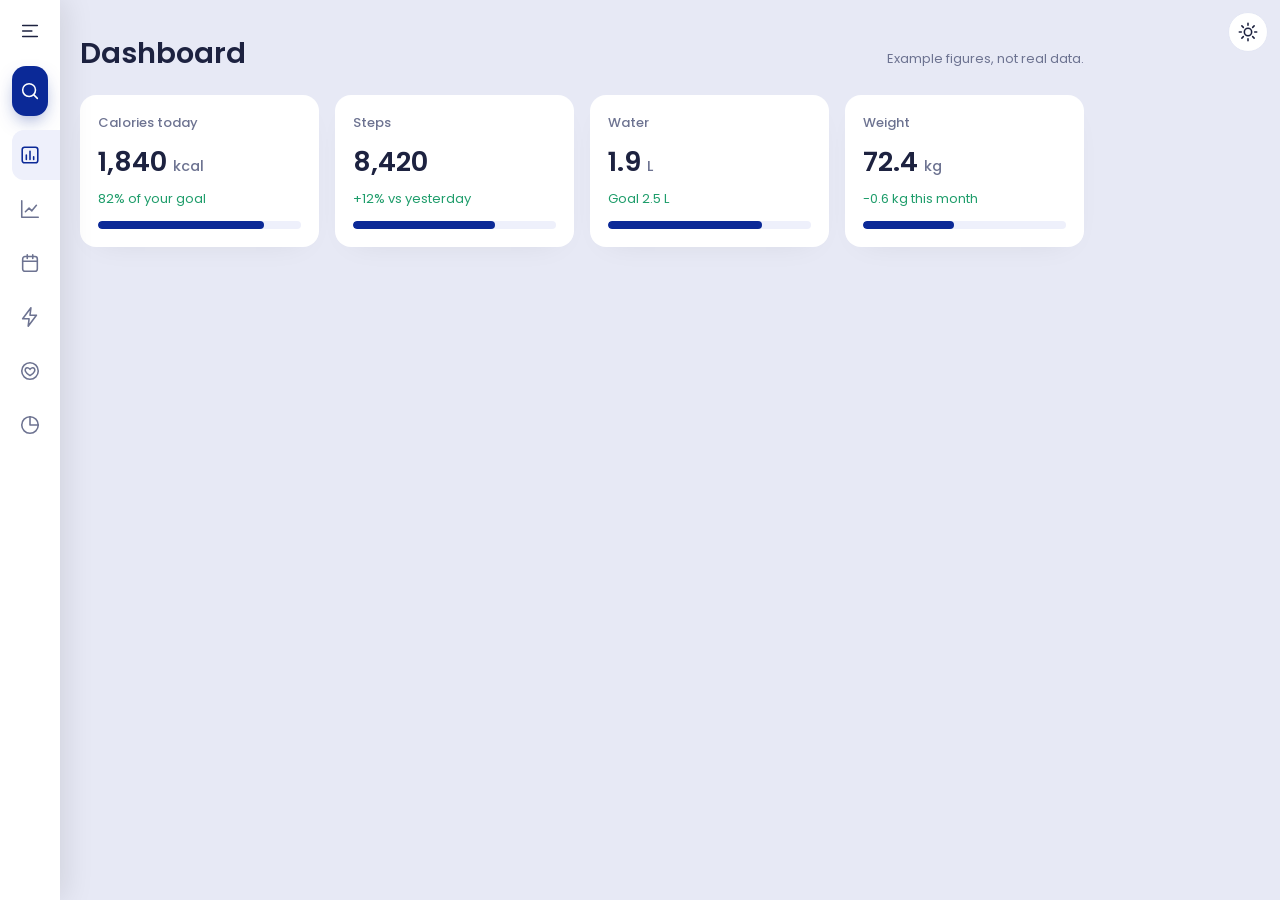
<file: .claude/skills/ui-design-library/references/responsive-sidebar.html>
<!DOCTYPE html>
<html lang="en">
<head>
<meta charset="utf-8">
<meta name="viewport" content="width=device-width, initial-scale=1">
</head>
<body>
<title>Hello Diet Sidebar</title>
<link rel="stylesheet" href="https://fonts.googleapis.com/css2?family=Poppins:wght@400;500;600&display=swap">
<style>
  /* Layout: a fixed white rail that grows from icons-only (60px) to a 240px panel; the page content keeps its own offset and the panel slides over it */
  :root {
    color-scheme: light;
    --page: #e7e9f5;
    --panel: #ffffff;
    --panel-shadow: rgba(0, 0, 0, .1);
    --brand: #0b2997;
    --brand-fg: #ffffff;
    --fg: #1d2240;
    --muted: #6d7391;
    --hover: #eef0fb;
    --line: #e3e6f3;
    --card: #ffffff;
    --ok: #1f9d6b;
    --font: "Poppins", system-ui, -apple-system, "Segoe UI", sans-serif;
    --rail: 60px;
    --open: 240px;
  }
  @media (prefers-color-scheme: dark) {
    :root:not([data-theme="light"]) {
      color-scheme: dark;
      --page: #0e1020; --panel: #171a2e; --panel-shadow: rgba(0, 0, 0, .5);
      --brand: #7c93ff; --brand-fg: #0c1030; --fg: #eceefc; --muted: #98a0c4;
      --hover: #20243d; --line: #262a45; --card: #171a2e; --ok: #4ade9a;
    }
  }
  :root[data-theme="dark"] {
    color-scheme: dark;
    --page: #0e1020; --panel: #171a2e; --panel-shadow: rgba(0, 0, 0, .5);
    --brand: #7c93ff; --brand-fg: #0c1030; --fg: #eceefc; --muted: #98a0c4;
    --hover: #20243d; --line: #262a45; --card: #171a2e; --ok: #4ade9a;
  }
  * { box-sizing: border-box; margin: 0; padding: 0; }
  [hidden] { display: none !important; }
  body { position: relative; min-height: 100vh; width: 100%; background: var(--page); color: var(--fg); font-family: var(--font); }

  .sidebar {
    position: fixed; top: 0; left: 0; z-index: 20;
    width: var(--rail); height: 100%;
    padding: 6px 12px;
    background: var(--panel);
    box-shadow: 5px 0 30px var(--panel-shadow);
    transition: all .5s ease;
    overflow: hidden;
  }
  .sidebar.active { width: var(--open); }
  .top { position: relative; display: flex; align-items: center; height: 50px; }
  .logo {
    display: flex; align-items: center; height: 50px; width: 100%;
    margin-left: 5px; color: var(--brand); font-size: 28px;
    pointer-events: none; opacity: 0; transition: opacity 1.5s ease;
  }
  .sidebar.active .logo { opacity: 1; }
  .logo svg { width: 28px; height: 28px; fill: currentColor; flex: none; }
  .logo-name { font-size: 22px; font-weight: 600; margin: 0 10px; white-space: nowrap; }
  .toggle {
    position: absolute; top: 50%; left: 50%; translate: -50% -50%;
    width: 40px; height: 40px; display: grid; place-items: center;
    border: 0; border-radius: 10px; background: none; color: var(--fg); cursor: pointer;
    transition: left .5s ease, background .2s;
  }
  .toggle:hover { background: var(--hover); }
  .sidebar.active .toggle { left: 90%; }
  svg.i { width: 22px; height: 22px; fill: none; stroke: currentColor; stroke-width: 1.7; stroke-linecap: round; stroke-linejoin: round; flex: none; }

  .search { position: relative; height: 50px; margin: 10px 0 14px; }
  .search input {
    position: absolute; inset: 0; width: 100%; height: 100%;
    padding-left: 50px; border: 0; outline: 0; border-radius: 14px;
    background: var(--brand); color: var(--brand-fg);
    font: 500 15px var(--font);
    box-shadow: 0 8px 20px -8px color-mix(in srgb, var(--brand) 70%, transparent);
    transition: all .5s ease;
  }
  .search input::placeholder { color: color-mix(in srgb, var(--brand-fg) 65%, transparent); }
  .search button {
    position: absolute; z-index: 1; top: 0; left: 0; width: 100%; height: 50px;
    display: flex; align-items: center; justify-content: flex-start; padding-left: 7px; transition: padding .5s ease;
    border: 0; border-radius: 14px; background: none; color: var(--brand-fg); cursor: pointer;
  }
  .search input:focus-visible, .search button:focus-visible { outline: 2px solid var(--fg); outline-offset: 2px; }
  .sidebar.active .search button { padding-left: 13px; }
  .sidebar:not(.active) .search input { padding-left: 0; }
  .sidebar:not(.active) .search input::placeholder { color: transparent; }
  .sidebar:not(.active) .search button { pointer-events: auto; }
  .sidebar.active .search button { width: 50px; pointer-events: none; }

  .menu { list-style: none; display: grid; gap: 4px; }
  .menu a {
    position: relative; display: flex; align-items: center; height: 50px;
    padding-left: 7px; gap: 16px; border-radius: 12px;
    color: var(--muted); text-decoration: none; font-size: 15px; font-weight: 500; white-space: nowrap;
    transition: background .2s, color .2s, padding .5s ease;
  }
  .sidebar.active .menu a { padding-left: 13px; }
  .menu a:hover { background: var(--hover); color: var(--fg); }
  .menu a[aria-current="page"] { background: var(--hover); color: var(--brand); }
  .menu a:focus-visible { outline: 2px solid var(--brand); outline-offset: -2px; }
  .menu .label { opacity: 0; pointer-events: none; transition: opacity .3s ease; }
  .sidebar.active .menu .label { opacity: 1; pointer-events: auto; transition-delay: .15s; }
  .sidebar:not(.active) .menu a:hover::after, .sidebar:not(.active) .menu a:focus-visible::after {
    content: attr(data-tip); position: fixed; left: calc(var(--rail) + 8px);
    padding: 6px 10px; border-radius: 8px; background: var(--brand); color: var(--brand-fg); font-size: 13px; z-index: 30;
  }
  .empty { padding: 12px 14px; font-size: 13px; color: var(--muted); }

  .backdrop { position: fixed; inset: 0; z-index: 10; background: rgba(8, 10, 30, .35); opacity: 0; pointer-events: none; transition: opacity .4s; }
  .backdrop.on { opacity: 1; pointer-events: auto; }

  main { padding-block: 32px; padding-inline: calc(var(--rail) + 20px) 16px; max-width: 1100px; }
  .head { display: flex; flex-wrap: wrap; align-items: baseline; justify-content: space-between; gap: 8px 16px; margin-bottom: 20px; }
  h1 { font-size: clamp(1.3rem, 4vw, 1.8rem); font-weight: 600; }
  .note { font-size: 13px; color: var(--muted); }
  .grid { display: grid; grid-template-columns: repeat(auto-fit, minmax(190px, 1fr)); gap: 16px; }
  .card { min-width: 0; padding: 18px; border-radius: 16px; background: var(--card); box-shadow: 0 10px 30px -18px var(--panel-shadow); }
  .card h2 { font-size: 13px; font-weight: 500; color: var(--muted); margin-bottom: 8px; }
  .card .v { font-size: 1.7rem; font-weight: 600; font-variant-numeric: tabular-nums; }
  .card .v small { font-size: .9rem; color: var(--muted); font-weight: 500; }
  .card p { margin-top: 6px; font-size: 13px; color: var(--ok); }
  .bar { height: 8px; border-radius: 4px; background: var(--hover); margin-top: 12px; overflow: hidden; }
  .bar span { display: block; height: 100%; border-radius: 4px; background: var(--brand); }
  .theme { position: fixed; top: 12px; right: 12px; z-index: 5; width: 40px; height: 40px; display: grid; place-items: center; border-radius: 50%; border: 1px solid var(--line); background: var(--card); color: var(--fg); cursor: pointer; }
  .theme:focus-visible { outline: 2px solid var(--brand); outline-offset: 2px; }
  .sr { position: absolute; width: 1px; height: 1px; overflow: hidden; clip-path: inset(50%); white-space: nowrap; }

  @media (max-width: 520px) { :root { --open: min(240px, 80vw); } }
  @media (prefers-reduced-motion: reduce) { * { transition: none !important; } }
</style>

<button type="button" class="theme" id="theme" aria-label="Switch to dark mode">
  <svg class="i" id="sun" viewBox="0 0 24 24"><circle cx="12" cy="12" r="4"/><path d="M12 2.5v2.2M12 19.3v2.2M2.5 12h2.2M19.3 12h2.2M5.3 5.3l1.6 1.6M17.1 17.1l1.6 1.6M18.7 5.3l-1.6 1.6M6.9 17.1l-1.6 1.6"/></svg>
  <svg class="i" id="moon" viewBox="0 0 24 24" hidden><path d="M20 14.5A8.5 8.5 0 0 1 9.5 4a8.5 8.5 0 1 0 10.5 10.5z"/></svg>
</button>

<div class="backdrop" id="backdrop"></div>

<aside class="sidebar" id="sidebar" aria-label="Sidebar">
  <div class="top">
    <div class="logo" aria-hidden="true">
      <svg viewBox="0 0 24 24"><path d="M12 21s-7.5-4.6-9.6-9.2C.9 8.4 2.8 4.5 6.5 4.5c2 0 3.7 1.1 5.5 3.2 1.8-2.1 3.5-3.2 5.5-3.2 3.7 0 5.6 3.9 4.1 7.3C19.5 16.400 12 21 12 21z"/></svg>
      <span class="logo-name">Hello Diet</span>
    </div>
    <button type="button" class="toggle" id="toggle" aria-label="Open sidebar" aria-expanded="false" aria-controls="sidebar">
      <svg class="i" viewBox="0 0 24 24"><path d="M4 6h16M4 12h10M4 18h16"/></svg>
    </button>
  </div>

  <div class="search" role="search">
    <button type="button" id="searchBtn" aria-label="Search the menu"><svg class="i" viewBox="0 0 24 24"><circle cx="11" cy="11" r="7"/><path d="m20 20-3.8-3.8"/></svg></button>
    <input type="search" id="q" placeholder="Search..." aria-label="Search the menu" autocomplete="off" tabindex="-1">
  </div>

  <nav aria-label="Main">
    <ul class="menu" id="menu">
      <li><a href="#dashboard" data-tip="Dashboard" aria-current="page"><svg class="i" viewBox="0 0 24 24"><rect x="3.5" y="3.5" width="17" height="17" rx="2.5"/><path d="M8 17v-5M12 17V8M16 17v-3"/></svg><span class="label">Dashboard</span></a></li>
      <li><a href="#statistic" data-tip="Workout Statistic"><svg class="i" viewBox="0 0 24 24"><path d="M3 3v18h18"/><path d="m7 15 4-4 3 3 5-6"/></svg><span class="label">Workout Statistic</span></a></li>
      <li><a href="#plan" data-tip="Workout Plan"><svg class="i" viewBox="0 0 24 24"><rect x="4" y="5" width="16" height="16" rx="2.5"/><path d="M4 10h16M9 3v4M15 3v4"/></svg><span class="label">Workout Plan</span></a></li>
      <li><a href="#map" data-tip="Distance Map"><svg class="i" viewBox="0 0 24 24"><path d="M13 2 4 14h7l-1 8 9-12h-7z"/></svg><span class="label">Distance Map</span></a></li>
      <li><a href="#food" data-tip="Diet Food Menu"><svg class="i" viewBox="0 0 24 24"><circle cx="12" cy="12" r="9"/><path d="M12 17s-4-2.4-5-4.8c-.8-1.800.2-3.700 2.100-3.700 1 0 1.900.6 2.900 1.700 1-1.100 1.900-1.700 2.900-1.700 1.900 0 2.900 1.900 2.100 3.700-1 2.400-5 4.800-5 4.800z"/></svg><span class="label">Diet Food Menu</span></a></li>
      <li><a href="#record" data-tip="Personal Record"><svg class="i" viewBox="0 0 24 24"><circle cx="12" cy="12" r="9"/><path d="M12 3v9h9"/></svg><span class="label">Personal Record</span></a></li>
    </ul>
    <p class="empty" id="empty" hidden>No match.</p>
  </nav>
</aside>

<main>
  <div class="head">
    <h1 id="title">Dashboard</h1>
    <p class="note">Example figures, not real data.</p>
  </div>
  <div class="grid" id="grid"></div>
</main>

<script>
  var sidebar = document.getElementById('sidebar'), toggle = document.getElementById('toggle');
  var backdrop = document.getElementById('backdrop'), q = document.getElementById('q');
  var links = Array.prototype.slice.call(document.querySelectorAll('#menu a'));

  function setOpen(open, focusSearch) {
    sidebar.classList.toggle('active', open);
    backdrop.classList.toggle('on', open);
    toggle.setAttribute('aria-expanded', open);
    toggle.setAttribute('aria-label', open ? 'Close sidebar' : 'Open sidebar');
    q.tabIndex = open ? 0 : -1;
    if (open && focusSearch) setTimeout(function () { q.focus(); }, 250);
    if (!open) { q.value = ''; filter(); }
  }
  toggle.addEventListener('click', function () { setOpen(!sidebar.classList.contains('active')); });
  document.getElementById('searchBtn').addEventListener('click', function () { setOpen(true, true); });
  backdrop.addEventListener('click', function () { setOpen(false); toggle.focus(); });
  document.addEventListener('keydown', function (e) { if (e.key === 'Escape' && sidebar.classList.contains('active')) { setOpen(false); toggle.focus(); } });

  function filter() {
    var t = q.value.trim().toLowerCase(), shown = 0;
    links.forEach(function (a) {
      var ok = !t || a.dataset.tip.toLowerCase().indexOf(t) > -1;
      a.parentNode.hidden = !ok; if (ok) shown++;
    });
    document.getElementById('empty').hidden = shown > 0;
  }
  q.addEventListener('input', filter);

  var pages = {
    dashboard: ['Dashboard', [['Calories today', '1,840', 'kcal', '82% of your goal', 82], ['Steps', '8,420', '', '+12% vs yesterday', 70], ['Water', '1.9', 'L', 'Goal 2.5 L', 76], ['Weight', '72.4', 'kg', '-0.6 kg this month', 45]]],
    statistic: ['Workout Statistic', [['Workouts this week', '4', '/ 5', 'On track', 80], ['Active minutes', '212', 'min', '+18 min vs last week', 64], ['Calories burned', '1,260', 'kcal', 'Best week this month', 72]]],
    plan: ['Workout Plan', [['Today', 'Run 5 km', '', 'Easy pace, 30 min', 40], ['Tomorrow', 'Strength', '', 'Upper body, 45 min', 0], ['Rest day', 'Sunday', '', 'Stretch and walk', 0]]],
    map: ['Distance Map', [['This week', '23.4', 'km', 'Longest run 8.2 km', 78], ['This month', '86.0', 'km', 'Goal 100 km', 86], ['Average pace', '5:42', '/km', '-8 s vs last month', 60]]],
    food: ['Diet Food Menu', [['Breakfast', '420', 'kcal', 'Oats, banana, yoghurt', 100], ['Lunch', '640', 'kcal', 'Chicken, rice, salad', 100], ['Dinner', '0', 'kcal', 'Planned: fish and vegetables', 0]]],
    record: ['Personal Record', [['5 km', '24:51', '', 'Set 12 days ago', 100], ['Longest run', '14.2', 'km', 'Set last month', 100], ['Deadlift', '110', 'kg', 'Set 3 weeks ago', 100]]]
  };
  function show(key) {
    var p = pages[key] || pages.dashboard;
    document.getElementById('title').textContent = p[0];
    document.getElementById('grid').innerHTML = p[1].map(function (c) {
      return '<section class="card"><h2>' + c[0] + '</h2><div class="v">' + c[1] + ' <small>' + c[2] + '</small></div><p>' + c[3] + '</p><div class="bar" aria-hidden="true"><span style="width:' + c[4] + '%"></span></div></section>';
    }).join('');
    links.forEach(function (a) { a.getAttribute('href') === '#' + key ? a.setAttribute('aria-current', 'page') : a.removeAttribute('aria-current'); });
  }
  links.forEach(function (a) {
    a.addEventListener('click', function (e) { e.preventDefault(); show(a.getAttribute('href').slice(1)); if (matchMedia('(max-width: 640px)').matches) setOpen(false); });
  });

  var root = document.documentElement;
  function isDark() { var t = root.getAttribute('data-theme'); return t ? t === 'dark' : matchMedia('(prefers-color-scheme: dark)').matches; }
  function paintTheme() {
    var d = isDark();
    document.getElementById('sun').toggleAttribute('hidden', d); document.getElementById('moon').toggleAttribute('hidden', !d);
    document.getElementById('theme').setAttribute('aria-label', d ? 'Switch to light mode' : 'Switch to dark mode');
  }
  document.getElementById('theme').addEventListener('click', function () { root.setAttribute('data-theme', isDark() ? 'light' : 'dark'); paintTheme(); });
  paintTheme();
  show('dashboard');
</script>

</body>
</html>
</file>
<file: packages/responsive-sidebar/sidebar.css>
/* Responsive sidebar: icon rail (60px) that grows to a 240px panel.
   Optional font: <link href="https://fonts.googleapis.com/css2?family=Poppins:wght@400;500;600&display=swap" rel="stylesheet">
   Colours are CSS variables. Override them in your own CSS after this file.
   Dark theme follows the OS, or force it with <html data-theme="dark"> or "light". */

:root {
    color-scheme: light;
    --page: #e7e9f5;
    --panel: #ffffff;
    --panel-shadow: rgba(0, 0, 0, .1);
    --brand: #0b2997;
    --brand-fg: #ffffff;
    --fg: #1d2240;
    --muted: #6d7391;
    --hover: #eef0fb;
    --line: #e3e6f3;
    --card: #ffffff;
    --ok: #1f9d6b;
    --font: "Poppins", system-ui, -apple-system, "Segoe UI", sans-serif;
    --rail: 60px;
    --open: 240px;
  }

@media (prefers-color-scheme: dark) {
    :root:not([data-theme="light"]) {
      color-scheme: dark;
      --page: #0e1020; --panel: #171a2e; --panel-shadow: rgba(0, 0, 0, .5);
      --brand: #7c93ff; --brand-fg: #0c1030; --fg: #eceefc; --muted: #98a0c4;
      --hover: #20243d; --line: #262a45; --card: #171a2e; --ok: #4ade9a;
    }
  }

:root[data-theme="dark"] {
    color-scheme: dark;
    --page: #0e1020; --panel: #171a2e; --panel-shadow: rgba(0, 0, 0, .5);
    --brand: #7c93ff; --brand-fg: #0c1030; --fg: #eceefc; --muted: #98a0c4;
    --hover: #20243d; --line: #262a45; --card: #171a2e; --ok: #4ade9a;
  }

.sidebar, .sidebar * { box-sizing: border-box; margin: 0; padding: 0; }
[hidden] { display: none !important; }

.sidebar {
    position: fixed; top: 0; left: 0; z-index: 20;
    width: var(--rail); height: 100%;
    padding: 6px 12px;
    background: var(--panel);
    box-shadow: 5px 0 30px var(--panel-shadow);
    transition: all .5s ease;
    overflow: hidden;
  }

.sidebar.active { width: var(--open); }

.top { position: relative; display: flex; align-items: center; height: 50px; }

.logo {
    display: flex; align-items: center; height: 50px; width: 100%;
    margin-left: 5px; color: var(--brand); font-size: 28px;
    pointer-events: none; opacity: 0; transition: opacity 1.5s ease;
  }

.sidebar.active .logo { opacity: 1; }

.logo svg { width: 28px; height: 28px; fill: currentColor; flex: none; }

.logo-name { font-size: 22px; font-weight: 600; margin: 0 10px; white-space: nowrap; }

.toggle {
    position: absolute; top: 50%; left: 50%; translate: -50% -50%;
    width: 40px; height: 40px; display: grid; place-items: center;
    border: 0; border-radius: 10px; background: none; color: var(--fg); cursor: pointer;
    transition: left .5s ease, background .2s;
  }

.toggle:hover { background: var(--hover); }

.sidebar.active .toggle { left: 90%; }

svg.i { width: 22px; height: 22px; fill: none; stroke: currentColor; stroke-width: 1.7; stroke-linecap: round; stroke-linejoin: round; flex: none; }

.search { position: relative; height: 50px; margin: 10px 0 14px; }

.search input {
    position: absolute; inset: 0; width: 100%; height: 100%;
    padding-left: 50px; border: 0; outline: 0; border-radius: 14px;
    background: var(--brand); color: var(--brand-fg);
    font: 500 15px var(--font);
    box-shadow: 0 8px 20px -8px color-mix(in srgb, var(--brand) 70%, transparent);
    transition: all .5s ease;
  }

.search input::placeholder { color: color-mix(in srgb, var(--brand-fg) 65%, transparent); }

.search button {
    position: absolute; z-index: 1; top: 0; left: 0; width: 100%; height: 50px;
    display: flex; align-items: center; justify-content: flex-start; padding-left: 7px; transition: padding .5s ease;
    border: 0; border-radius: 14px; background: none; color: var(--brand-fg); cursor: pointer;
  }

.search input:focus-visible, .search button:focus-visible { outline: 2px solid var(--fg); outline-offset: 2px; }

.sidebar.active .search button { padding-left: 13px; }

.sidebar:not(.active) .search input { padding-left: 0; }

.sidebar:not(.active) .search input::placeholder { color: transparent; }

.sidebar:not(.active) .search button { pointer-events: auto; }

.sidebar.active .search button { width: 50px; pointer-events: none; }

.menu { list-style: none; display: grid; gap: 4px; }

.menu a {
    position: relative; display: flex; align-items: center; height: 50px;
    padding-left: 7px; gap: 16px; border-radius: 12px;
    color: var(--muted); text-decoration: none; font-size: 15px; font-weight: 500; white-space: nowrap;
    transition: background .2s, color .2s, padding .5s ease;
  }

.sidebar.active .menu a { padding-left: 13px; }

.menu a:hover { background: var(--hover); color: var(--fg); }

.menu a[aria-current="page"] { background: var(--hover); color: var(--brand); }

.menu a:focus-visible { outline: 2px solid var(--brand); outline-offset: -2px; }

.menu .label { opacity: 0; pointer-events: none; transition: opacity .3s ease; }

.sidebar.active .menu .label { opacity: 1; pointer-events: auto; transition-delay: .15s; }

.sidebar:not(.active) .menu a:hover::after, .sidebar:not(.active) .menu a:focus-visible::after {
    content: attr(data-tip); position: fixed; left: calc(var(--rail) + 8px);
    padding: 6px 10px; border-radius: 8px; background: var(--brand); color: var(--brand-fg); font-size: 13px; z-index: 30;
  }

.empty { padding: 12px 14px; font-size: 13px; color: var(--muted); }

.backdrop { position: fixed; inset: 0; z-index: 10; background: rgba(8, 10, 30, .35); opacity: 0; pointer-events: none; transition: opacity .4s; }

.backdrop.on { opacity: 1; pointer-events: auto; }

/* Page content: keep it clear of the closed rail */
.has-sidebar { padding-left: calc(var(--rail) + 20px); }

@media (max-width: 520px) { :root { --open: min(240px, 80vw); } }
@media (prefers-reduced-motion: reduce) { * { transition: none !important; } }
</file>
